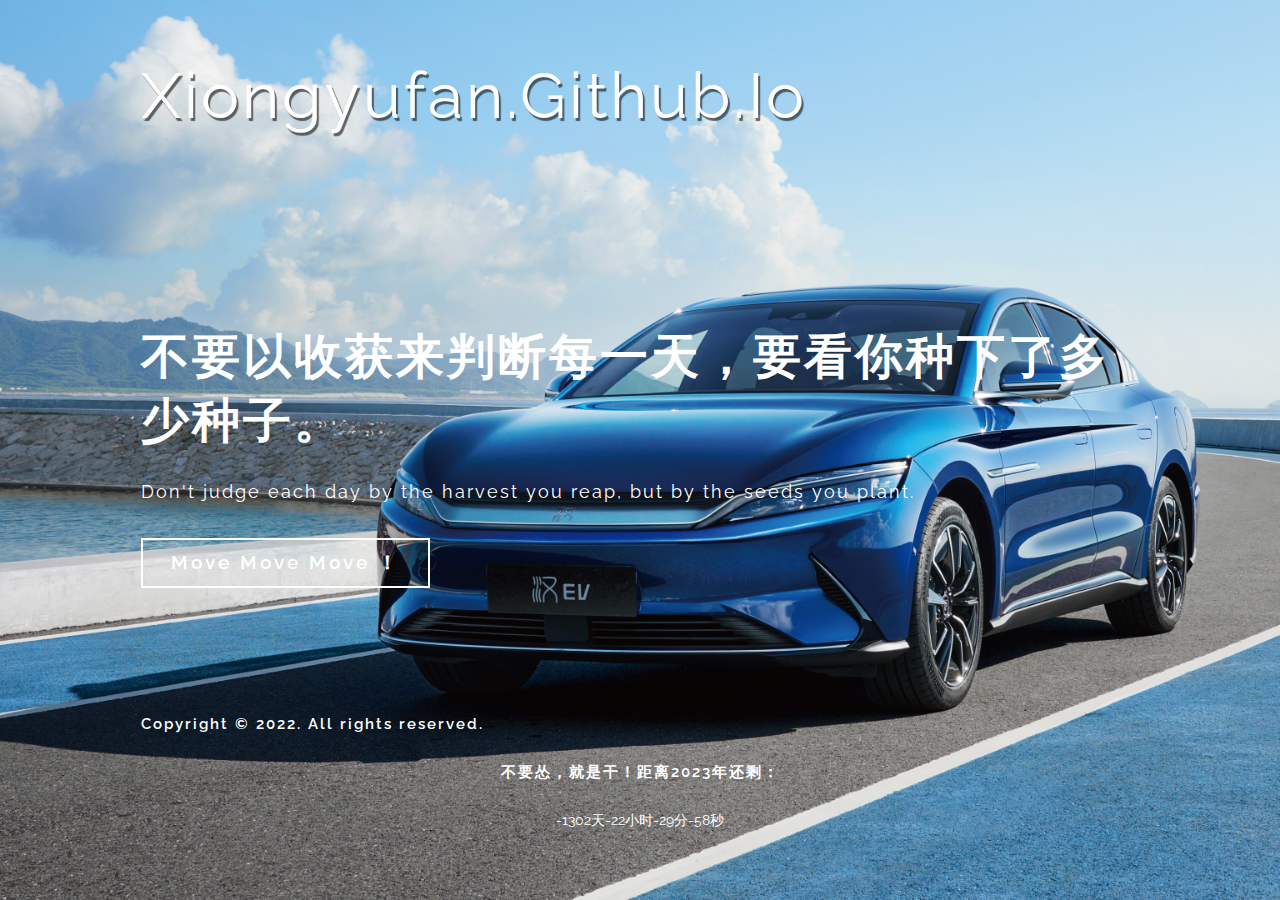
<file: index.html>
<!DOCTYPE html>
<html lang="zxx">

<head>
    <title>xiongyufan.github.io</title>
    <!-- Meta-Tags -->
    <meta name="viewport" content="width=device-width, initial-scale=1">
    <meta charset="utf-8">
    <meta name="keywords" content="Travel Under Construction a Responsive Widget,Login form widgets, Sign up Web forms , Login signup Responsive web form,Flat Pricing table,Flat Drop downs,Registration Forms,News letter Forms,Elements"/>
    <script>

        addEventListener("load", function () {
            setTimeout(hideURLbar, 0);
        }, false);

        function hideURLbar() {
            window.scrollTo(0, 1);
        }
    </script>
    <!-- //Meta-Tags -->
	<link href="css/font-awesome.css" rel="stylesheet">
    <!-- Index-Page-CSS -->
	<link href="css/popup-box.css" rel="stylesheet" type="text/css" media="all" /> <!-- popup box css -->
    <link rel="stylesheet" href="css/style.css" type="text/css" media="all">
    <!-- easy-responsive-tabs css -->
    <link href="https://fonts.googleapis.com/css?family=Raleway:100,100i,200,200i,300,300i,400,400i,500,500i,600,600i,700,700i,800,800i,900,900i&amp;subset=latin-ext" rel="stylesheet">

</head>

<body>

    
    <div class="w3ls-main">
        <!--/tabs-->
      <div class="responsive_tabs w3ls_tab">
          <h1 class="title-agile text-left">xiongyufan.github.io</h1>
		  <h2>不要以收获来判断每一天，要看你种下了多少种子。</h2>
		<p>Don't judge each day by the harvest you reap, but by the seeds you plant.</p>
			<div class="updat">
				<a class="book popup-with-zoom-anim button-isi zoomIn animated" data-wow-delay=".5s" href="#small-dialog1">move move move ！</a>
			</div>
			
		 <div class="agileinfo-social-grids">
					 
				</div>
		<div class="copy-wthree text-center">
			<p>Copyright &copy; 2022. All rights reserved. </p>
			<p style="text-align:center	">不要怂，就是干！距离2023年还剩：</p>
			<div id="daojs" style="font-size:14px;color:white;font-family:Segoe UI, "Microsoft Yahei"; align="center"></div>
		</div>
		</div>
    </div>
<!-- subscribe form popup-->
<div class="pop-up"> 
	<div id="small-dialog1" class="mfp-hide book-form">

		<div class="login-form login-form-left"> 
			<div class="agile-row">
				<h3>演说能力+写作能力！</h3>
				<p>未来起决定作用的是：影响力<br>
					      让自己变强大是解决一切问题的根本！<br>
					      改变自己的能力结构是让自己强大的根本！

</p>
				<div class="clear"></div>
				<div class="login-agileits-top"> 	
					<form > 
						 
						<input type="submit" value="OK"> 
					</form> 	
				</div>
			</div>  
		</div> 
		
	</div>  
</div>
<!-- //subscribe form popup-->
<!-- js -->
<script type="text/javascript" src="js/jquery-2.1.4.min.js"></script>
<!-- //js -->

<!--popup-js-->
<script src="js/jquery.magnific-popup.js" type="text/javascript"></script>
 <script>
	$(document).ready(function() {
	$('.popup-with-zoom-anim').magnificPopup({
		type: 'inline',
		fixedContentPos: false,
		fixedBgPos: true,
		overflowY: 'auto',
		closeBtnInside: true,
		preloader: false,
		midClick: true,
		removalDelay: 300,
		mainClass: 'my-mfp-zoom-in'
	});
																	
	});
</script>
<!--//popup-js-->

<!--//以下为倒计时  -->
<script type="text/javascript">
window.onload=clock;
function clock(){
var today=new Date(),//当前时间
    h=today.getHours(),
    m=today.getMinutes(),
    s=today.getSeconds();
  var stopTime=new Date("Jan 1 2023 00:00:00"),//结束时间
    stopH=stopTime.getHours(),
    stopM=stopTime.getMinutes(),
    stopS=stopTime.getSeconds();
  var shenyu=stopTime.getTime()-today.getTime(),//倒计时毫秒数
    shengyuD=parseInt(shenyu/(60*60*24*1000)),//转换为天
    D=parseInt(shenyu)-parseInt(shengyuD*60*60*24*1000),//除去天的毫秒数
    shengyuH=parseInt(D/(60*60*1000)),//除去天的毫秒数转换成小时
    H=D-shengyuH*60*60*1000,//除去天、小时的毫秒数
    shengyuM=parseInt(H/(60*1000)),//除去天的毫秒数转换成分钟
    M=H-shengyuM*60*1000;//除去天、小时、分的毫秒数
    S=parseInt((shenyu-shengyuD*60*60*24*1000-shengyuH*60*60*1000-shengyuM*60*1000)/1000)//除去天、小时、分的毫秒数转化为秒
    document.getElementById("daojs").innerHTML=(shengyuD+"天"+shengyuH+"小时"+shengyuM+"分"+S+"秒"+"<br>");
    // setTimeout("clock()",500);
    setTimeout(clock,500);
}
</script>
<script>
setInterval("cg.innerHTML=new Date().toLocaleString()",1000);
</script>



</body>
<!-- //Body -->

</html>
</file>
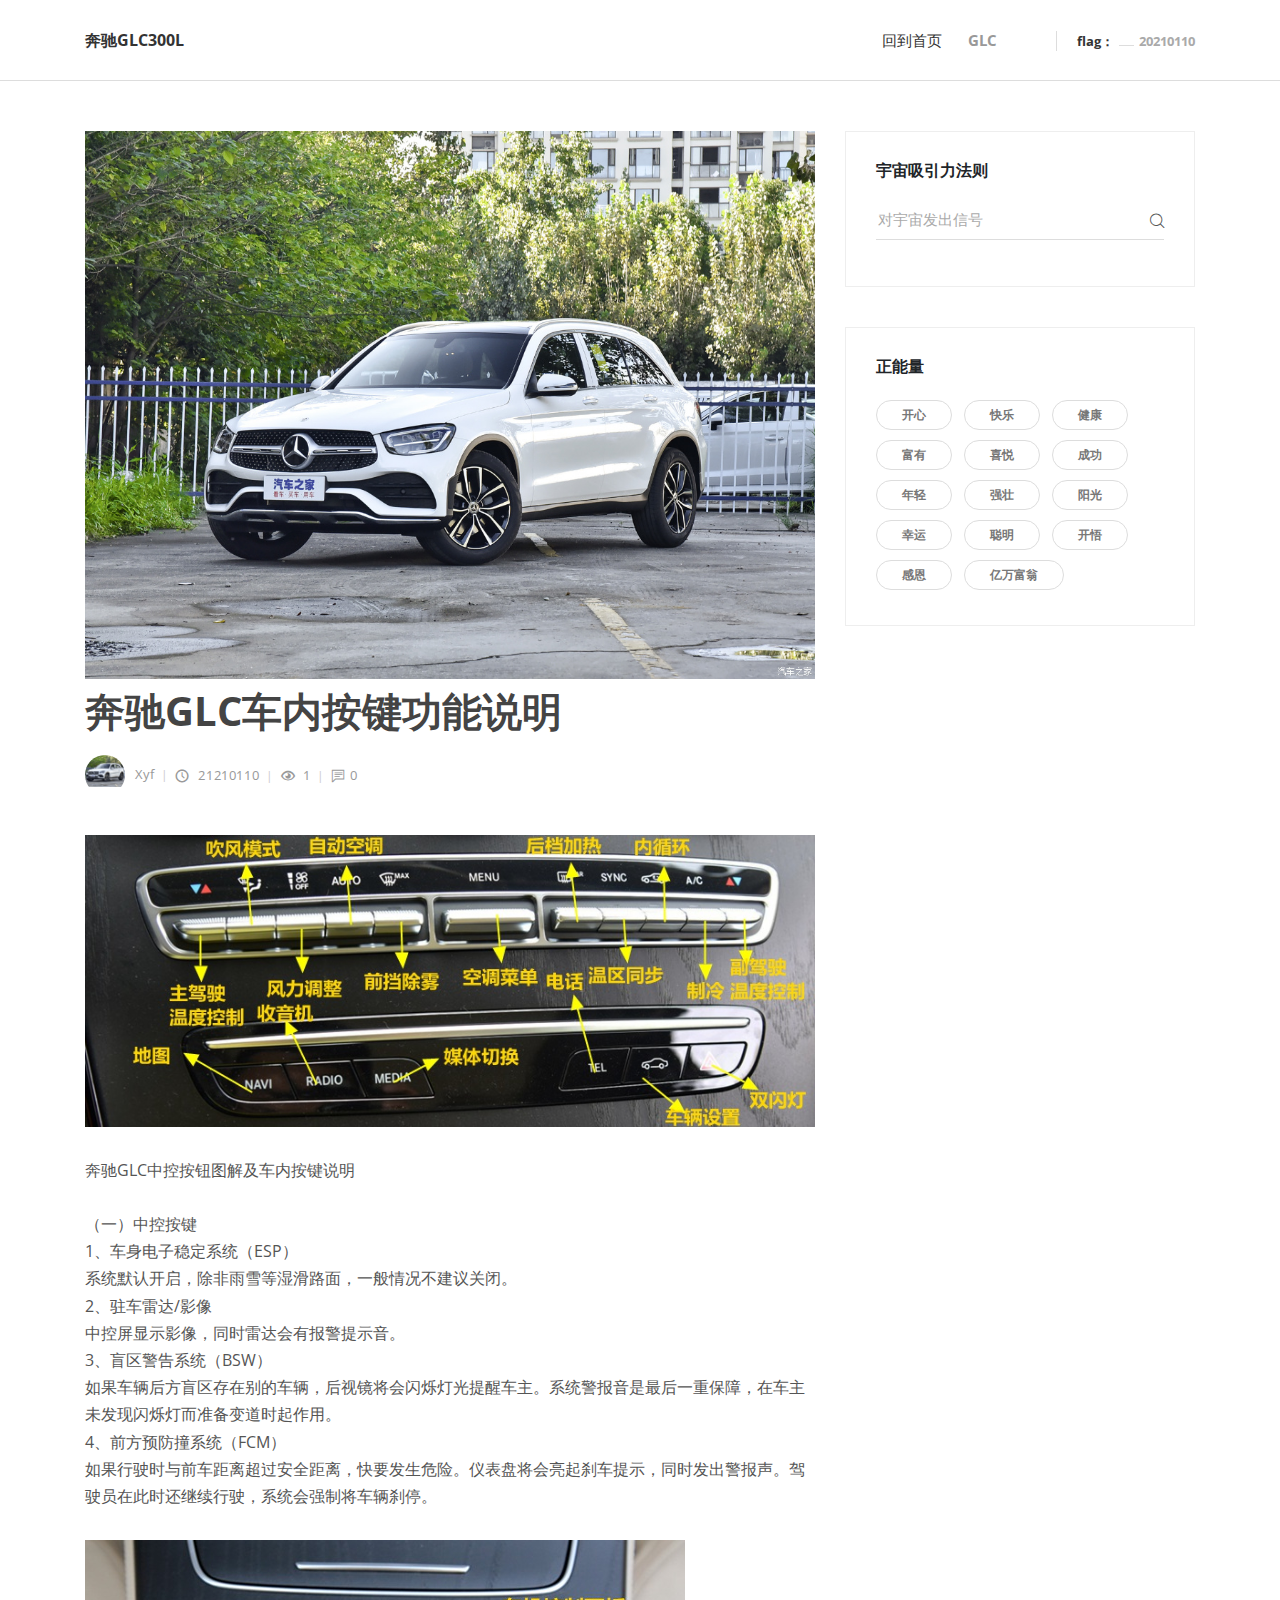
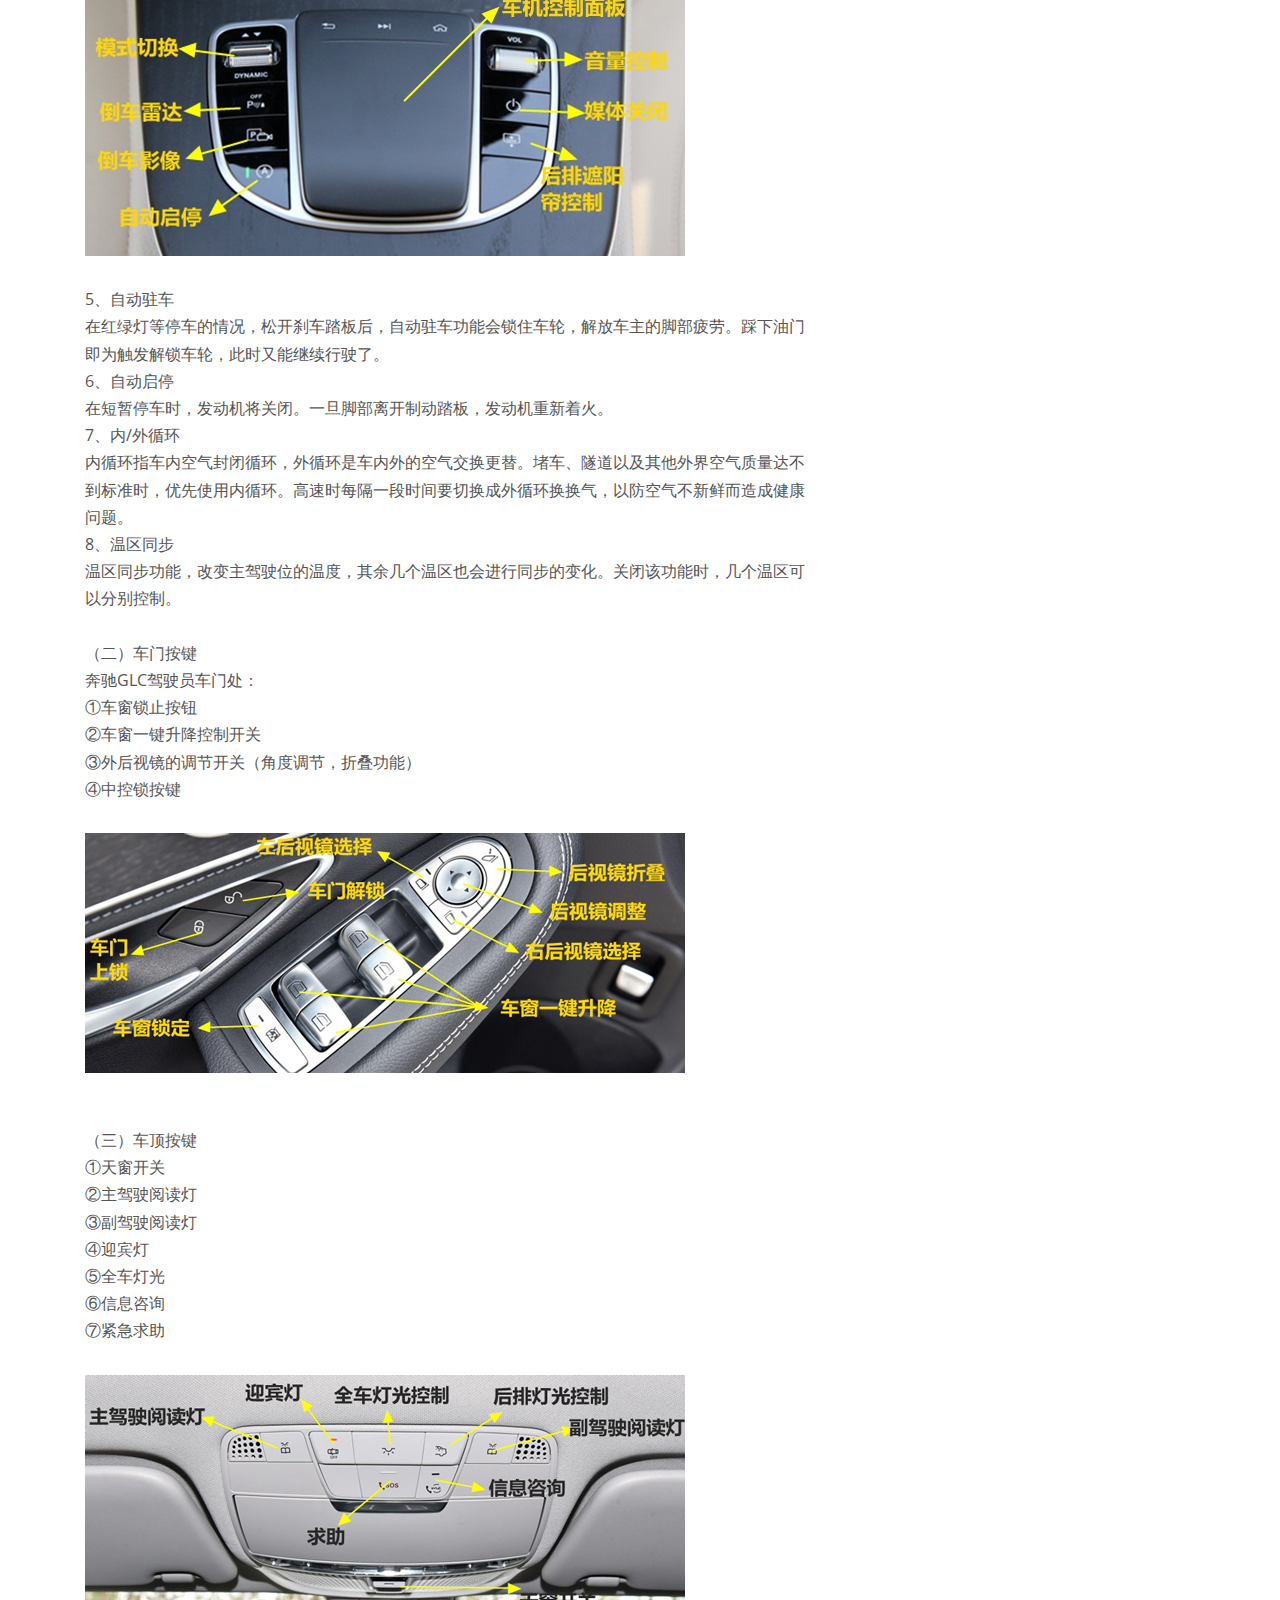
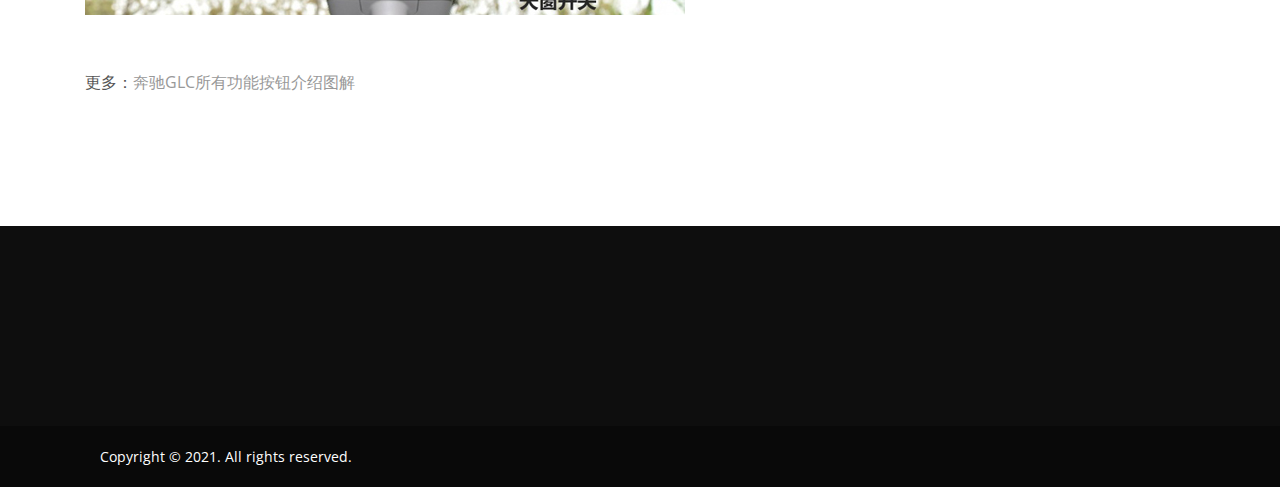
<file: glc/index.html>
<!DOCTYPE html>
<html>
  <head>
    <meta charset="utf-8">
    <meta http-equiv="X-UA-Compatible" content="IE=edge">
    <title>奔驰GLC</title>
    <meta name="description" content="">
    <meta name="viewport" content="width=device-width, initial-scale=1">
    <meta name="robots" content="all,follow">
    <!-- Bootstrap CSS-->
    <link rel="stylesheet" href="vendor/bootstrap/css/bootstrap.min.css">
    <!-- Font Awesome CSS-->
    <link rel="stylesheet" href="vendor/font-awesome/css/font-awesome.min.css">
    <!-- Custom icon font-->
    <link rel="stylesheet" href="css/fontastic.css">
    <!-- Google fonts - Open Sans-->
    <link rel="stylesheet" href="https://fonts.googleapis.com/css?family=Open+Sans:300,400,700">
    <!-- Fancybox-->
    <link rel="stylesheet" href="vendor/@fancyapps/fancybox/jquery.fancybox.min.css">
    <!-- theme stylesheet-->
    <link rel="stylesheet" href="css/style.default.css" id="theme-stylesheet">
    <!-- Custom stylesheet - for your changes-->
    <link rel="stylesheet" href="css/custom.css">
    <!-- Favicon-->
    <link rel="shortcut icon" href="favicon.png">
    <!-- Tweaks for older IEs--><!--[if lt IE 9]>
        <script src="https://oss.maxcdn.com/html5shiv/3.7.3/html5shiv.min.js"></script>
        <script src="https://oss.maxcdn.com/respond/1.4.2/respond.min.js"></script><![endif]-->
  </head>
  <body>
    <header class="header">
      <!-- Main Navbar-->
      <nav class="navbar navbar-expand-lg">
        <div class="search-area">
          <div class="search-area-inner d-flex align-items-center justify-content-center">
            <div class="close-btn"><i class="icon-close"></i></div>
            <div class="row d-flex justify-content-center">
              <div class="col-md-8">
                <form action="#">
                  <div class="form-group">
                    <input type="search" name="search" id="search" placeholder="What are you looking for?">
                    <button type="submit" class="submit"><i class="icon-search-1"></i></button>
                  </div>
                </form>
              </div>
            </div>
          </div>
        </div>
        <div class="container">
          <!-- Navbar Brand -->
          <div class="navbar-header d-flex align-items-center justify-content-between">
            <!-- Navbar Brand --><a href="index.html" class="navbar-brand">奔驰GLC300L</a>
            <!-- Toggle Button-->
            <button type="button" data-toggle="collapse" data-target="#navbarcollapse" aria-controls="navbarcollapse" aria-expanded="false" aria-label="Toggle navigation" class="navbar-toggler"><span></span><span></span><span></span></button>
          </div>
          <!-- Navbar Menu -->
          <div id="navbarcollapse" class="collapse navbar-collapse">
            <ul class="navbar-nav ml-auto">
              <li class="nav-item"><a href="index.html" class="nav-link "></a>
              </li>
              <li class="nav-item"><a href="https://xiongyufan.github.io/" class="nav-link ">回到首页</a>
              </li>
              <li class="nav-item"><a href="index.html" class="nav-link active ">GLC</a>
              </li>
              <li class="nav-item"><a href="#" class="nav-link "></a>
              </li>
            </ul>
            
            <ul class="langs navbar-text"><a href="#" class="active">flag：</a><span>           </span><a href="#">20210110</a></ul>
          </div>
        </div>
      </nav>
    </header>
    <div class="container">
      <div class="row">
        <!-- Latest Posts -->
        <main class="post blog-post col-lg-8"> 
          <div class="container">
            <div class="post-single">
              <div class="post-thumbnail"><img src="images/888.jpg" alt="..." class="img-fluid"></div>
              <div class="post-details">
                
                <h1>奔驰GLC车内按键功能说明<a href="#"><i class="fa fa-bookmark-o"></i></a></h1>
                <div class="post-footer d-flex align-items-center flex-column flex-sm-row"><a href="#" class="author d-flex align-items-center flex-wrap">
                    <div class="avatar"><img src="images/01.png" alt="..." class="img-fluid"></div>
                    <div class="title"><span>xyf</span></div></a>
                  <div class="d-flex align-items-center flex-wrap">       
                    <div class="date"><i class="icon-clock"></i> 21210110</div>
                    <div class="views"><i class="icon-eye"></i> 1</div>
                    <div class="comments meta-last"><i class="icon-comment"></i>0</div>
                  </div>
                </div>
                <div class="post-body">
				<p> <img src="images/1.jpg" alt="..." class="img-fluid"></p>
                  <p >奔驰GLC中控按钮图解及车内按键说明<br><br>

（一）中控按键<br>

1、车身电子稳定系统（ESP）<br>

系统默认开启，除非雨雪等湿滑路面，一般情况不建议关闭。<br>

2、驻车雷达/影像<br>

中控屏显示影像，同时雷达会有报警提示音。<br>

3、盲区警告系统（BSW）<br>

如果车辆后方盲区存在别的车辆，后视镜将会闪烁灯光提醒车主。系统警报音是最后一重保障，在车主未发现闪烁灯而准备变道时起作用。<br>

4、前方预防撞系统（FCM）<br>

如果行驶时与前车距离超过安全距离，快要发生危险。仪表盘将会亮起刹车提示，同时发出警报声。驾驶员在此时还继续行驶，系统会强制将车辆刹停。</p>
<p> <img src="images/2.jpg" alt="..." class="img-fluid"></p>
                  <p>5、自动驻车<br>

在红绿灯等停车的情况，松开刹车踏板后，自动驻车功能会锁住车轮，解放车主的脚部疲劳。踩下油门即为触发解锁车轮，此时又能继续行驶了。<br>

6、自动启停<br>

在短暂停车时，发动机将关闭。一旦脚部离开制动踏板，发动机重新着火。<br>

7、内/外循环<br>

内循环指车内空气封闭循环，外循环是车内外的空气交换更替。堵车、隧道以及其他外界空气质量达不到标准时，优先使用内循环。高速时每隔一段时间要切换成外循环换换气，以防空气不新鲜而造成健康问题。<br>

8、温区同步<br>

温区同步功能，改变主驾驶位的温度，其余几个温区也会进行同步的变化。关闭该功能时，几个温区可以分别控制。<br><br>

（二）车门按键<br>

奔驰GLC驾驶员车门处：<br>

①车窗锁止按钮<br>

②车窗一键升降控制开关<br>

③外后视镜的调节开关（角度调节，折叠功能）<br>

④中控锁按键</p>
<p> <img src="images/3.jpg" alt="..." class="img-fluid"></p><br>

<p>（三）车顶按键<br>

①天窗开关<br>

②主驾驶阅读灯<br>

③副驾驶阅读灯<br>

④迎宾灯<br>

⑤全车灯光<br>

⑥信息咨询<br>

⑦紧急求助</P>
<p> <img src="images/4.jpg" alt="..." class="img-fluid"></p><br>
<p>更多：<a href="http://www.gouchezj.com/news/20188/14521.html" target="_blank">奔驰GLC所有功能按钮介绍图解</a></p>
                  
                </div>
                
                
                
               
              </div>
            </div>
          </div>
        </main>
        <aside class="col-lg-4">
          <!-- Widget [Search Bar Widget]-->
          <div class="widget search">
            <header>
              <h3 class="h6">宇宙吸引力法则</h3>
            </header>
            <form action="#" class="search-form">
              <div class="form-group">
                <input type="search" placeholder="对宇宙发出信号">
                <button type="submit" class="submit"><i class="icon-search"></i></button>
              </div>
            </form>
          </div>
          <!-- Widget [Latest Posts Widget]        -->
          
          <!-- Widget [Categories Widget]-->
          
          <!-- Widget [Tags Cloud Widget]-->
          <div class="widget tags">       
            <header>
              <h3 class="h6">正能量</h3>
            </header>
            <ul class="list-inline">
              <li class="list-inline-item"><a href="#" class="tag">开心</a></li>
              <li class="list-inline-item"><a href="#" class="tag">快乐 </a></li>
              <li class="list-inline-item"><a href="#" class="tag">健康</a></li>
              <li class="list-inline-item"><a href="#" class="tag">富有</a></li>
              <li class="list-inline-item"><a href="#" class="tag">喜悦</a></li>
			  <li class="list-inline-item"><a href="#" class="tag">成功</a></li>
			  <li class="list-inline-item"><a href="#" class="tag">年轻</a></li>
			  <li class="list-inline-item"><a href="#" class="tag">强壮</a></li>
			  <li class="list-inline-item"><a href="#" class="tag">阳光</a></li>
			  <li class="list-inline-item"><a href="#" class="tag">幸运</a></li>
			  <li class="list-inline-item"><a href="#" class="tag">聪明</a></li>
			  <li class="list-inline-item"><a href="#" class="tag">开悟</a></li>
			  <li class="list-inline-item"><a href="#" class="tag">感恩</a></li>
			  <li class="list-inline-item"><a href="#" class="tag">亿万富翁</a></li>
            </ul>
          </div>
        </aside>
      </div>
    </div>
    <!-- Page Footer-->
    <footer class="main-footer">
      
      <div class="copyrights">
        <div class="container">
          
            <div class="col-md-6">
              <p>Copyright &copy; 2021. All rights reserved.</p>
            </div>
            
          
        </div>
      </div>
    </footer>
    <!-- JavaScript files-->
    <script src="vendor/jquery/jquery.min.js"></script>
    <script src="vendor/popper.js/umd/popper.min.js"> </script>
    <script src="vendor/bootstrap/js/bootstrap.min.js"></script>
    <script src="vendor/jquery.cookie/jquery.cookie.js"> </script>
    <script src="vendor/@fancyapps/fancybox/jquery.fancybox.min.js"></script>
    <script src="js/front.js"></script>
  </body>
</html>
</file>
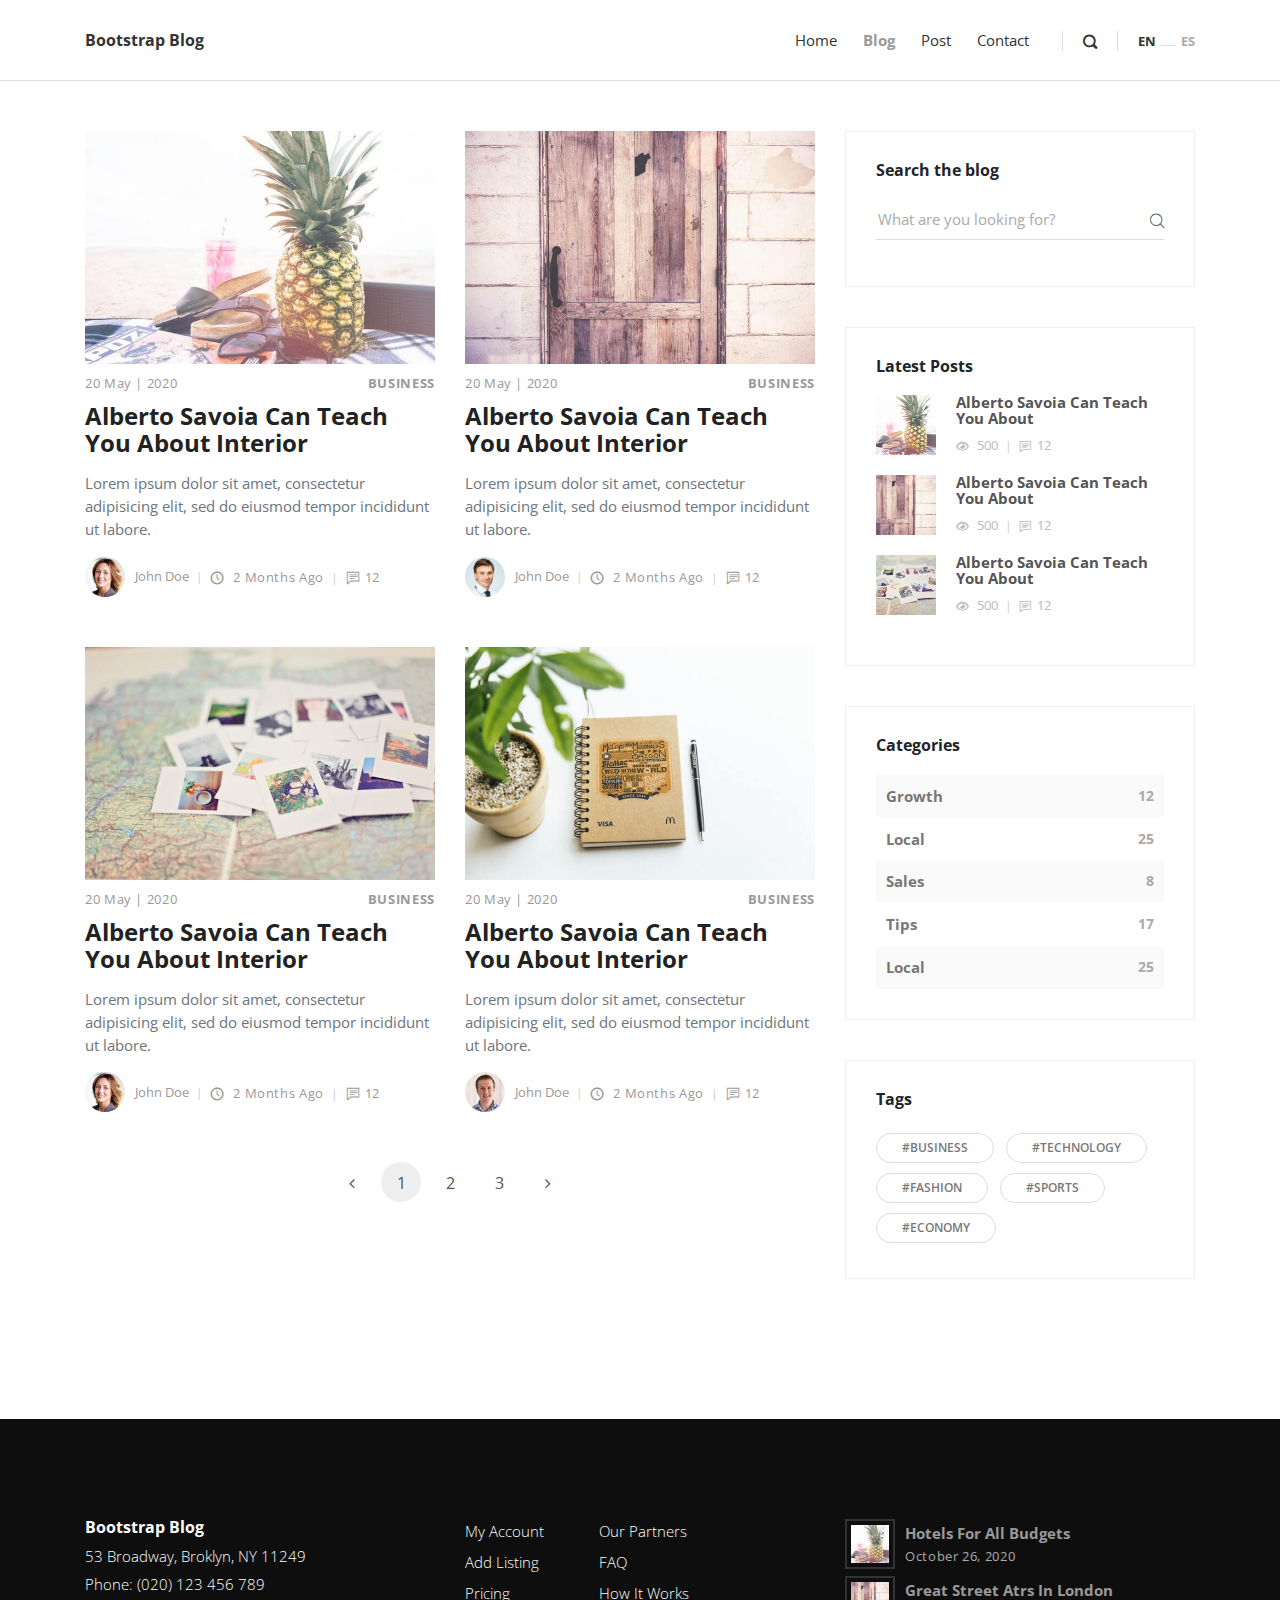
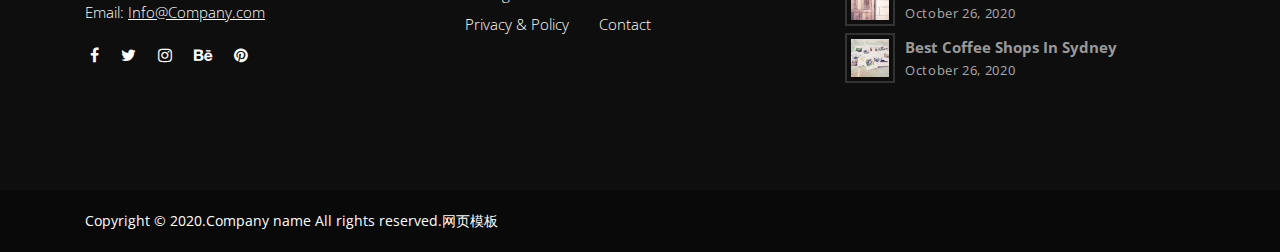
<file: glc/blog.html>
<!DOCTYPE html>
<html>
  <head>
    <meta charset="utf-8">
    <meta http-equiv="X-UA-Compatible" content="IE=edge">
    <title></title>
    <meta name="description" content="">
    <meta name="viewport" content="width=device-width, initial-scale=1">
    <meta name="robots" content="all,follow">
    <!-- Bootstrap CSS-->
    <link rel="stylesheet" href="vendor/bootstrap/css/bootstrap.min.css">
    <!-- Font Awesome CSS-->
    <link rel="stylesheet" href="vendor/font-awesome/css/font-awesome.min.css">
    <!-- Custom icon font-->
    <link rel="stylesheet" href="css/fontastic.css">
    <!-- Google fonts - Open Sans-->
    <link rel="stylesheet" href="https://fonts.googleapis.com/css?family=Open+Sans:300,400,700">
    <!-- Fancybox-->
    <link rel="stylesheet" href="vendor/@fancyapps/fancybox/jquery.fancybox.min.css">
    <!-- theme stylesheet-->
    <link rel="stylesheet" href="css/style.default.css" id="theme-stylesheet">
    <!-- Custom stylesheet - for your changes-->
    <link rel="stylesheet" href="css/custom.css">
    <!-- Favicon-->
    <link rel="shortcut icon" href="favicon.png">
    <!-- Tweaks for older IEs--><!--[if lt IE 9]>
        <script src="https://oss.maxcdn.com/html5shiv/3.7.3/html5shiv.min.js"></script>
        <script src="https://oss.maxcdn.com/respond/1.4.2/respond.min.js"></script><![endif]-->
  </head>
  <body>
    <header class="header">
      <!-- Main Navbar-->
      <nav class="navbar navbar-expand-lg">
        <div class="search-area">
          <div class="search-area-inner d-flex align-items-center justify-content-center">
            <div class="close-btn"><i class="icon-close"></i></div>
            <div class="row d-flex justify-content-center">
              <div class="col-md-8">
                <form action="#">
                  <div class="form-group">
                    <input type="search" name="search" id="search" placeholder="What are you looking for?">
                    <button type="submit" class="submit"><i class="icon-search-1"></i></button>
                  </div>
                </form>
              </div>
            </div>
          </div>
        </div>
        <div class="container">
          <!-- Navbar Brand -->
          <div class="navbar-header d-flex align-items-center justify-content-between">
            <!-- Navbar Brand --><a href="index.html" class="navbar-brand">Bootstrap Blog</a>
            <!-- Toggle Button-->
            <button type="button" data-toggle="collapse" data-target="#navbarcollapse" aria-controls="navbarcollapse" aria-expanded="false" aria-label="Toggle navigation" class="navbar-toggler"><span></span><span></span><span></span></button>
          </div>
          <!-- Navbar Menu -->
          <div id="navbarcollapse" class="collapse navbar-collapse">
            <ul class="navbar-nav ml-auto">
              <li class="nav-item"><a href="index.html" class="nav-link ">Home</a>
              </li>
              <li class="nav-item"><a href="blog.html" class="nav-link active ">Blog</a>
              </li>
              <li class="nav-item"><a href="post.html" class="nav-link ">Post</a>
              </li>
              <li class="nav-item"><a href="#" class="nav-link ">Contact</a>
              </li>
            </ul>
            <div class="navbar-text"><a href="#" class="search-btn"><i class="icon-search-1"></i></a></div>
            <ul class="langs navbar-text"><a href="#" class="active">EN</a><span>           </span><a href="#">ES</a></ul>
          </div>
        </div>
      </nav>
    </header>
    <div class="container">
      <div class="row">
        <!-- Latest Posts -->
        <main class="posts-listing col-lg-8"> 
          <div class="container">
            <div class="row">
              <!-- post -->
              <div class="post col-xl-6">
                <div class="post-thumbnail"><a href="post.html"><img src="img/blog-post-1.jpeg" alt="..." class="img-fluid"></a></div>
                <div class="post-details">
                  <div class="post-meta d-flex justify-content-between">
                    <div class="date meta-last">20 May | 2020</div>
                    <div class="category"><a href="#">Business</a></div>
                  </div><a href="post.html">
                    <h3 class="h4">Alberto Savoia Can Teach You About Interior</h3></a>
                  <p class="text-muted">Lorem ipsum dolor sit amet, consectetur adipisicing elit, sed do eiusmod tempor incididunt ut labore.</p>
                  <footer class="post-footer d-flex align-items-center"><a href="#" class="author d-flex align-items-center flex-wrap">
                      <div class="avatar"><img src="img/avatar-3.jpg" alt="..." class="img-fluid"></div>
                      <div class="title"><span>John Doe</span></div></a>
                    <div class="date"><i class="icon-clock"></i> 2 months ago</div>
                    <div class="comments meta-last"><i class="icon-comment"></i>12</div>
                  </footer>
                </div>
              </div>
              <!-- post             -->
              <div class="post col-xl-6">
                <div class="post-thumbnail"><a href="post.html"><img src="img/blog-post-2.jpg" alt="..." class="img-fluid"></a></div>
                <div class="post-details">
                  <div class="post-meta d-flex justify-content-between">
                    <div class="date meta-last">20 May | 2020</div>
                    <div class="category"><a href="#">Business</a></div>
                  </div><a href="post.html">
                    <h3 class="h4">Alberto Savoia Can Teach You About Interior</h3></a>
                  <p class="text-muted">Lorem ipsum dolor sit amet, consectetur adipisicing elit, sed do eiusmod tempor incididunt ut labore.</p>
                  <div class="post-footer d-flex align-items-center"><a href="#" class="author d-flex align-items-center flex-wrap">
                      <div class="avatar"><img src="img/avatar-2.jpg" alt="..." class="img-fluid"></div>
                      <div class="title"><span>John Doe</span></div></a>
                    <div class="date"><i class="icon-clock"></i> 2 months ago</div>
                    <div class="comments meta-last"><i class="icon-comment"></i>12</div>
                  </div>
                </div>
              </div>
              <!-- post             -->
              <div class="post col-xl-6">
                <div class="post-thumbnail"><a href="post.html"><img src="img/blog-post-3.jpeg" alt="..." class="img-fluid"></a></div>
                <div class="post-details">
                  <div class="post-meta d-flex justify-content-between">
                    <div class="date meta-last">20 May | 2020</div>
                    <div class="category"><a href="#">Business</a></div>
                  </div><a href="post.html">
                    <h3 class="h4">Alberto Savoia Can Teach You About Interior</h3></a>
                  <p class="text-muted">Lorem ipsum dolor sit amet, consectetur adipisicing elit, sed do eiusmod tempor incididunt ut labore.</p>
                  <div class="post-footer d-flex align-items-center"><a href="#" class="author d-flex align-items-center flex-wrap">
                      <div class="avatar"><img src="img/avatar-3.jpg" alt="..." class="img-fluid"></div>
                      <div class="title"><span>John Doe</span></div></a>
                    <div class="date"><i class="icon-clock"></i> 2 months ago</div>
                    <div class="comments meta-last"><i class="icon-comment"></i>12</div>
                  </div>
                </div>
              </div>
              <!-- post -->
              <div class="post col-xl-6">
                <div class="post-thumbnail"><a href="post.html"><img src="img/blog-post-4.jpeg" alt="..." class="img-fluid"></a></div>
                <div class="post-details">
                  <div class="post-meta d-flex justify-content-between">
                    <div class="date meta-last">20 May | 2020</div>
                    <div class="category"><a href="#">Business</a></div>
                  </div><a href="post.html">
                    <h3 class="h4">Alberto Savoia Can Teach You About Interior</h3></a>
                  <p class="text-muted">Lorem ipsum dolor sit amet, consectetur adipisicing elit, sed do eiusmod tempor incididunt ut labore.</p>
                  <div class="post-footer d-flex align-items-center"><a href="#" class="author d-flex align-items-center flex-wrap">
                      <div class="avatar"><img src="img/avatar-1.jpg" alt="..." class="img-fluid"></div>
                      <div class="title"><span>John Doe</span></div></a>
                    <div class="date"><i class="icon-clock"></i> 2 months ago</div>
                    <div class="comments meta-last"><i class="icon-comment"></i>12</div>
                  </div>
                </div>
              </div>
            </div>
            <!-- Pagination -->
            <nav aria-label="Page navigation example">
              <ul class="pagination pagination-template d-flex justify-content-center">
                <li class="page-item"><a href="#" class="page-link"> <i class="fa fa-angle-left"></i></a></li>
                <li class="page-item"><a href="#" class="page-link active">1</a></li>
                <li class="page-item"><a href="#" class="page-link">2</a></li>
                <li class="page-item"><a href="#" class="page-link">3</a></li>
                <li class="page-item"><a href="#" class="page-link"> <i class="fa fa-angle-right"></i></a></li>
              </ul>
            </nav>
          </div>
        </main>
        <aside class="col-lg-4">
          <!-- Widget [Search Bar Widget]-->
          <div class="widget search">
            <header>
              <h3 class="h6">Search the blog</h3>
            </header>
            <form action="#" class="search-form">
              <div class="form-group">
                <input type="search" placeholder="What are you looking for?">
                <button type="submit" class="submit"><i class="icon-search"></i></button>
              </div>
            </form>
          </div>
          <!-- Widget [Latest Posts Widget]        -->
          <div class="widget latest-posts">
            <header>
              <h3 class="h6">Latest Posts</h3>
            </header>
            <div class="blog-posts"><a href="#">
                <div class="item d-flex align-items-center">
                  <div class="image"><img src="img/small-thumbnail-1.jpg" alt="..." class="img-fluid"></div>
                  <div class="title"><strong>Alberto Savoia Can Teach You About</strong>
                    <div class="d-flex align-items-center">
                      <div class="views"><i class="icon-eye"></i> 500</div>
                      <div class="comments"><i class="icon-comment"></i>12</div>
                    </div>
                  </div>
                </div></a><a href="#">
                <div class="item d-flex align-items-center">
                  <div class="image"><img src="img/small-thumbnail-2.jpg" alt="..." class="img-fluid"></div>
                  <div class="title"><strong>Alberto Savoia Can Teach You About</strong>
                    <div class="d-flex align-items-center">
                      <div class="views"><i class="icon-eye"></i> 500</div>
                      <div class="comments"><i class="icon-comment"></i>12</div>
                    </div>
                  </div>
                </div></a><a href="#">
                <div class="item d-flex align-items-center">
                  <div class="image"><img src="img/small-thumbnail-3.jpg" alt="..." class="img-fluid"></div>
                  <div class="title"><strong>Alberto Savoia Can Teach You About</strong>
                    <div class="d-flex align-items-center">
                      <div class="views"><i class="icon-eye"></i> 500</div>
                      <div class="comments"><i class="icon-comment"></i>12</div>
                    </div>
                  </div>
                </div></a></div>
          </div>
          <!-- Widget [Categories Widget]-->
          <div class="widget categories">
            <header>
              <h3 class="h6">Categories</h3>
            </header>
            <div class="item d-flex justify-content-between"><a href="#">Growth</a><span>12</span></div>
            <div class="item d-flex justify-content-between"><a href="#">Local</a><span>25</span></div>
            <div class="item d-flex justify-content-between"><a href="#">Sales</a><span>8</span></div>
            <div class="item d-flex justify-content-between"><a href="#">Tips</a><span>17</span></div>
            <div class="item d-flex justify-content-between"><a href="#">Local</a><span>25</span></div>
          </div>
          <!-- Widget [Tags Cloud Widget]-->
          <div class="widget tags">       
            <header>
              <h3 class="h6">Tags</h3>
            </header>
            <ul class="list-inline">
              <li class="list-inline-item"><a href="#" class="tag">#Business</a></li>
              <li class="list-inline-item"><a href="#" class="tag">#Technology</a></li>
              <li class="list-inline-item"><a href="#" class="tag">#Fashion</a></li>
              <li class="list-inline-item"><a href="#" class="tag">#Sports</a></li>
              <li class="list-inline-item"><a href="#" class="tag">#Economy</a></li>
            </ul>
          </div>
        </aside>
      </div>
    </div>
    <!-- Page Footer-->
    <footer class="main-footer">
      <div class="container">
        <div class="row">
          <div class="col-md-4">
            <div class="logo">
              <h6 class="text-white">Bootstrap Blog</h6>
            </div>
            <div class="contact-details">
              <p>53 Broadway, Broklyn, NY 11249</p>
              <p>Phone: (020) 123 456 789</p>
              <p>Email: <a href="mailto:info@company.com">Info@Company.com</a></p>
              <ul class="social-menu">
                <li class="list-inline-item"><a href="#"><i class="fa fa-facebook"></i></a></li>
                <li class="list-inline-item"><a href="#"><i class="fa fa-twitter"></i></a></li>
                <li class="list-inline-item"><a href="#"><i class="fa fa-instagram"></i></a></li>
                <li class="list-inline-item"><a href="#"><i class="fa fa-behance"></i></a></li>
                <li class="list-inline-item"><a href="#"><i class="fa fa-pinterest"></i></a></li>
              </ul>
            </div>
          </div>
          <div class="col-md-4">
            <div class="menus d-flex">
              <ul class="list-unstyled">
                <li> <a href="#">My Account</a></li>
                <li> <a href="#">Add Listing</a></li>
                <li> <a href="#">Pricing</a></li>
                <li> <a href="#">Privacy &amp; Policy</a></li>
              </ul>
              <ul class="list-unstyled">
                <li> <a href="#">Our Partners</a></li>
                <li> <a href="#">FAQ</a></li>
                <li> <a href="#">How It Works</a></li>
                <li> <a href="#">Contact</a></li>
              </ul>
            </div>
          </div>
          <div class="col-md-4">
            <div class="latest-posts"><a href="#">
                <div class="post d-flex align-items-center">
                  <div class="image"><img src="img/small-thumbnail-1.jpg" alt="..." class="img-fluid"></div>
                  <div class="title"><strong>Hotels for all budgets</strong><span class="date last-meta">October 26, 2020</span></div>
                </div></a><a href="#">
                <div class="post d-flex align-items-center">
                  <div class="image"><img src="img/small-thumbnail-2.jpg" alt="..." class="img-fluid"></div>
                  <div class="title"><strong>Great street atrs in London</strong><span class="date last-meta">October 26, 2020</span></div>
                </div></a><a href="#">
                <div class="post d-flex align-items-center">
                  <div class="image"><img src="img/small-thumbnail-3.jpg" alt="..." class="img-fluid"></div>
                  <div class="title"><strong>Best coffee shops in Sydney</strong><span class="date last-meta">October 26, 2020</span></div>
                </div></a></div>
          </div>
        </div>
      </div>
      <div class="copyrights">
        <div class="container">
          <div class="row">
            <div class="col-md-6">
              <p>Copyright &copy; 2020.Company name All rights reserved.<a target="_blank" href="http://sc.chinaz.com/moban/">&#x7F51;&#x9875;&#x6A21;&#x677F;</a></p>
            </div>
            <div class="col-md-6 text-right">
              
                
              </p>
            </div>
          </div>
        </div>
      </div>
    </footer>
    <!-- JavaScript files-->
    <script src="vendor/jquery/jquery.min.js"></script>
    <script src="vendor/popper.js/umd/popper.min.js"> </script>
    <script src="vendor/bootstrap/js/bootstrap.min.js"></script>
    <script src="vendor/jquery.cookie/jquery.cookie.js"> </script>
    <script src="vendor/@fancyapps/fancybox/jquery.fancybox.min.js"></script>
    <script src="js/front.js"></script>
  </body>
</html>
</file>
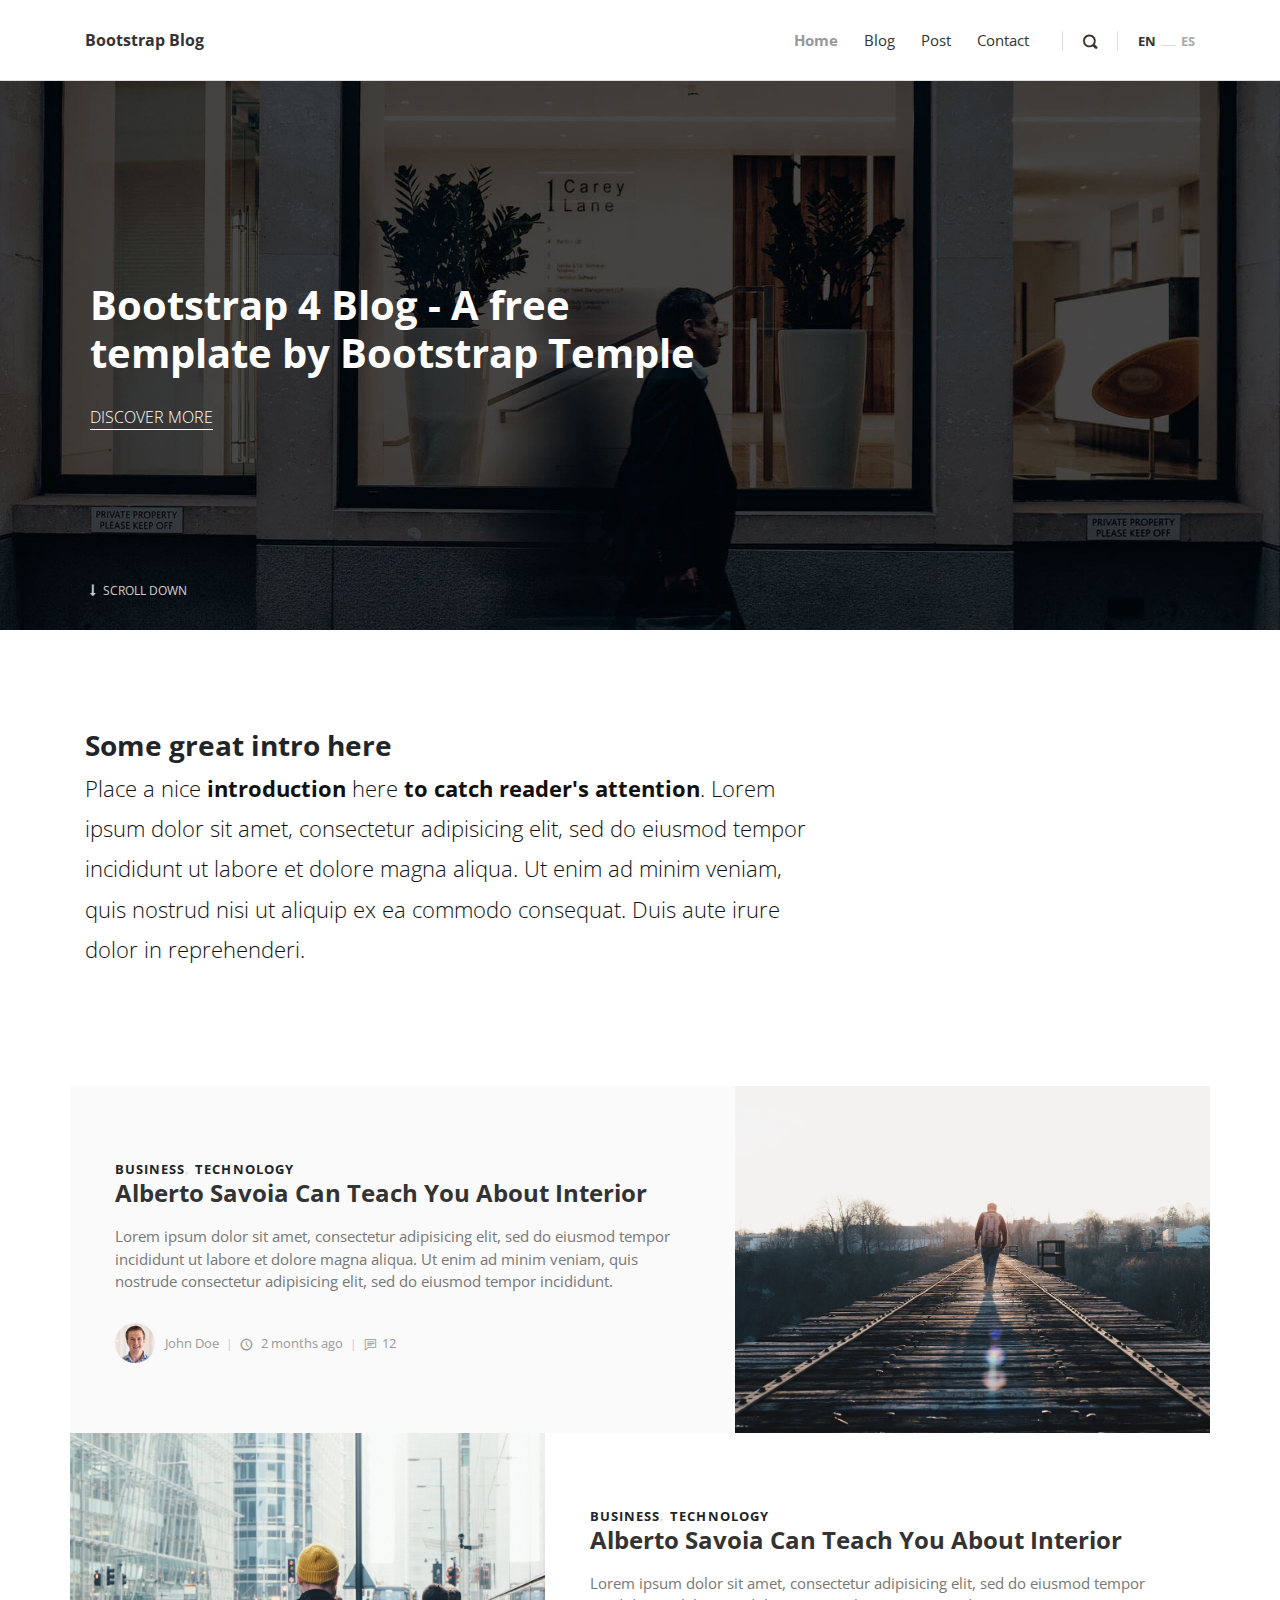
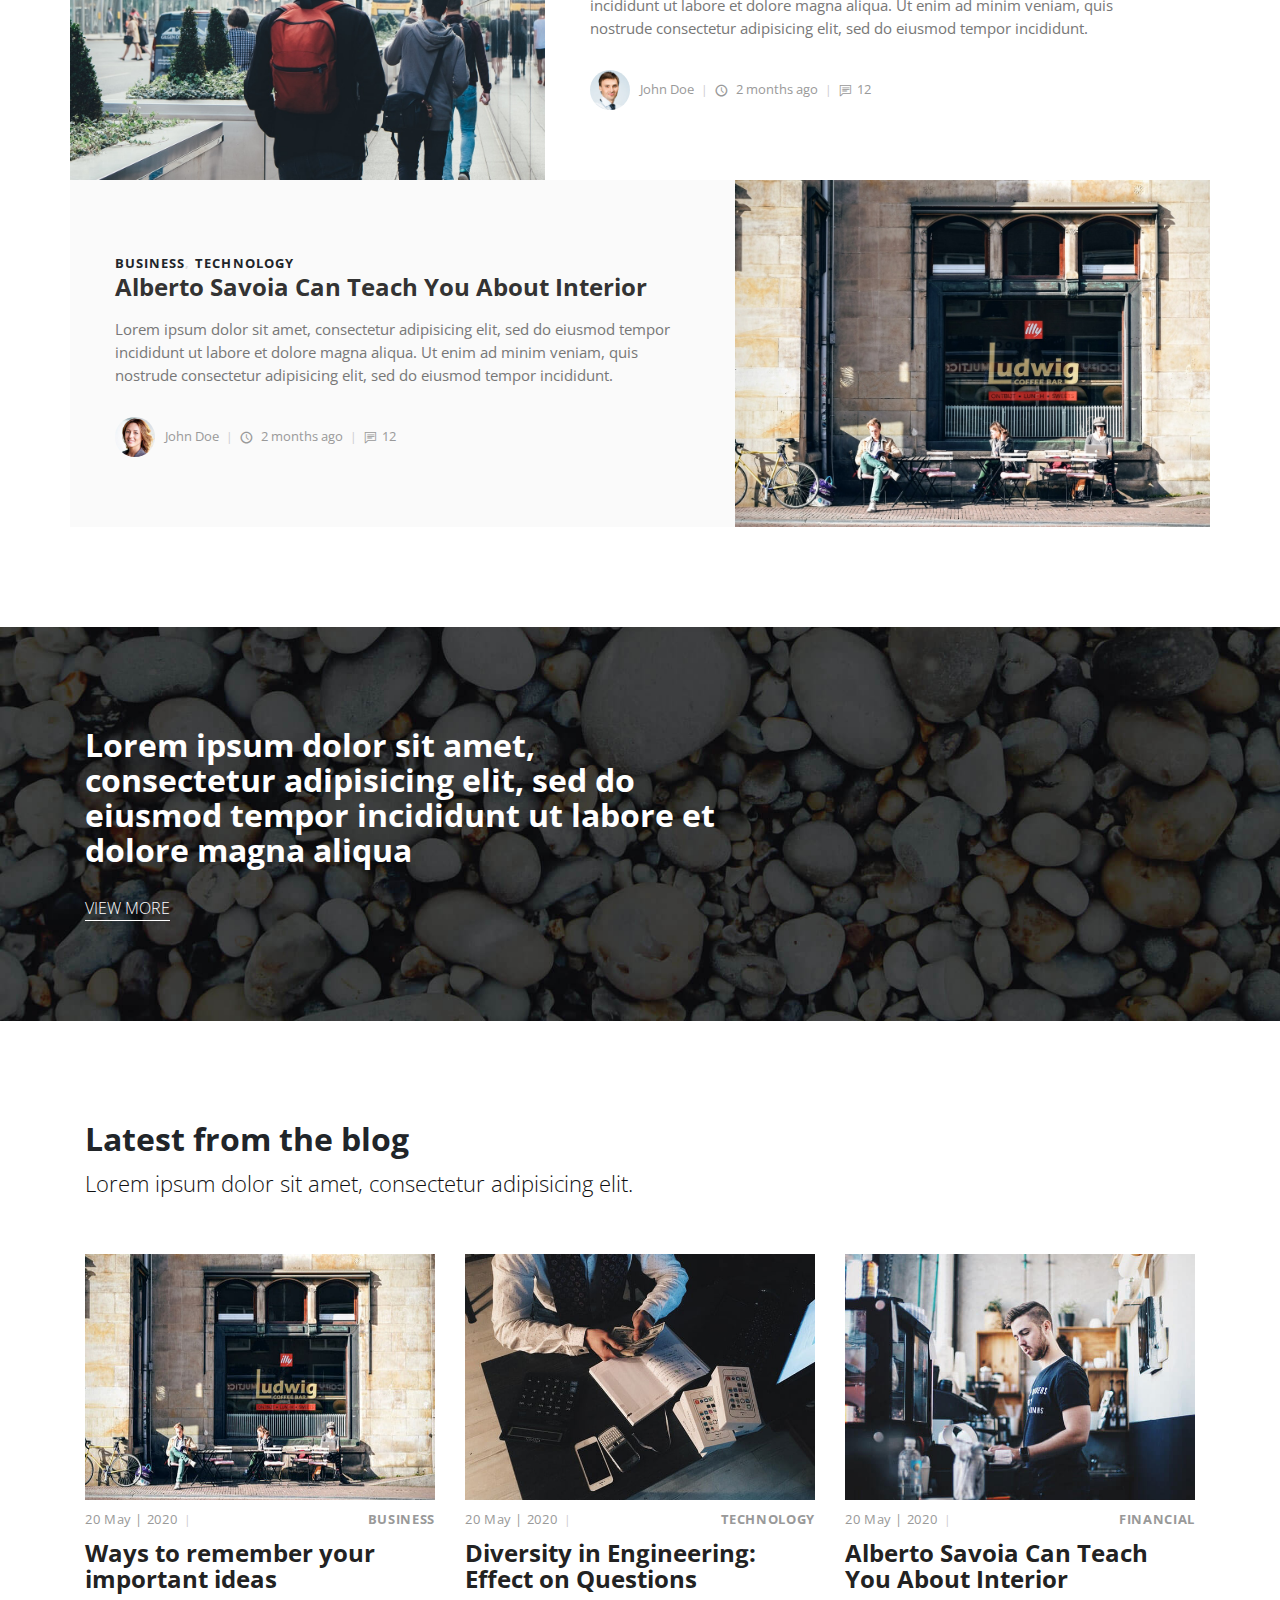
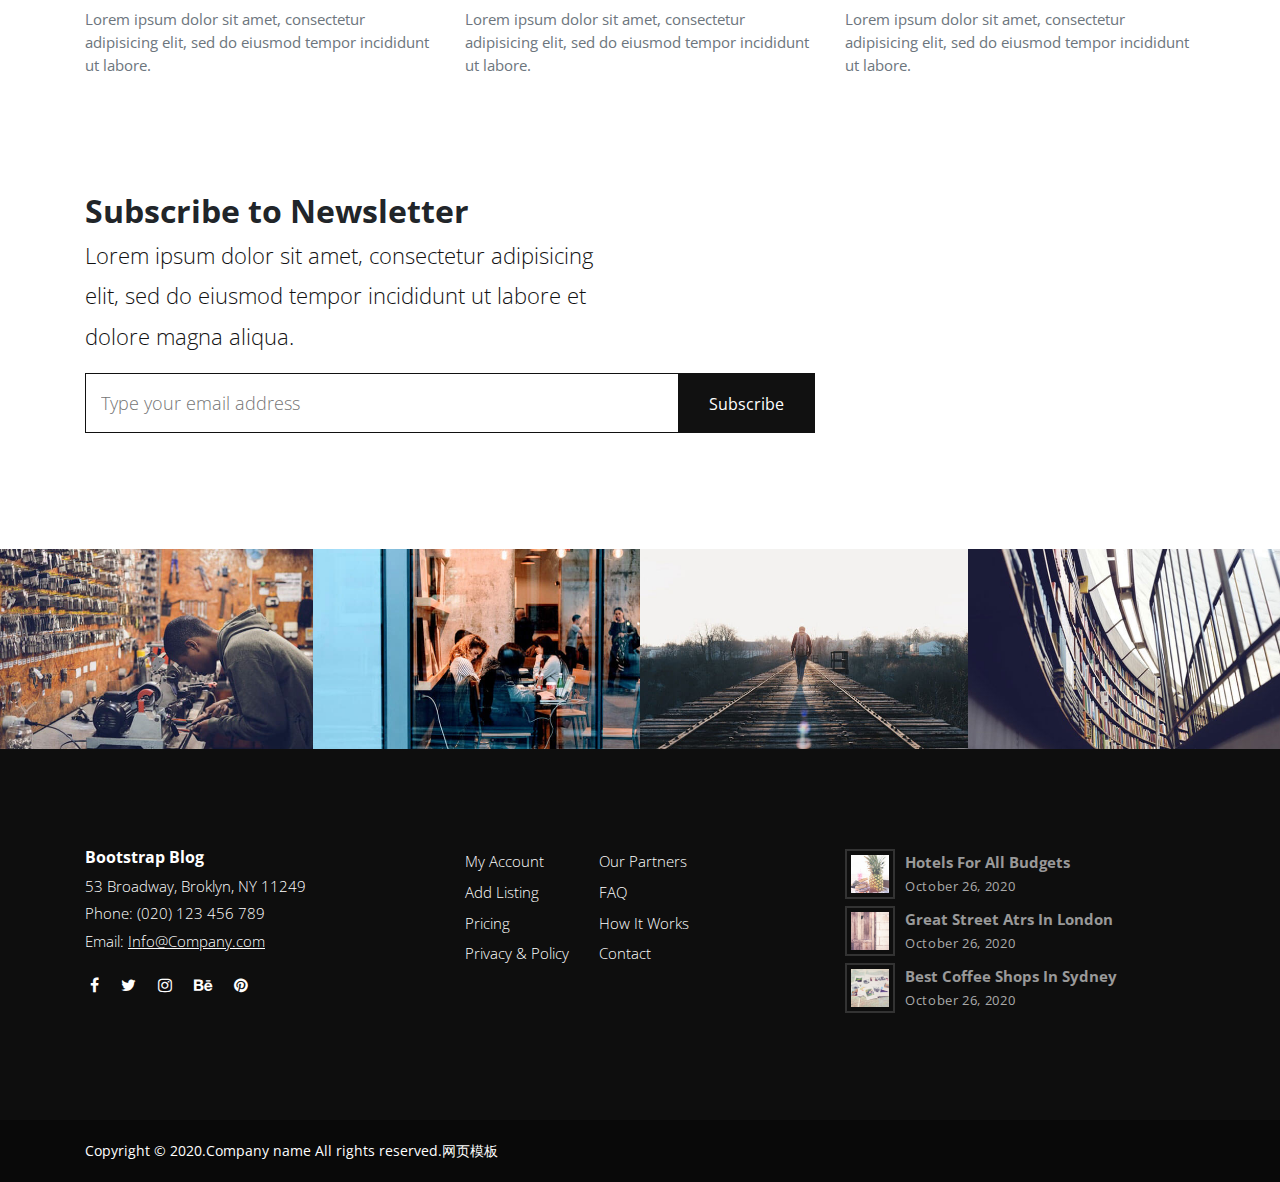
<file: glc/index1.html>
<!DOCTYPE html>
<html>
  <head>
    <meta charset="utf-8">
    <meta http-equiv="X-UA-Compatible" content="IE=edge">
    <title>Home</title>
    <meta name="description" content="">
    <meta name="viewport" content="width=device-width, initial-scale=1">
    <meta name="robots" content="all,follow">
    <!-- Bootstrap CSS-->
    <link rel="stylesheet" href="vendor/bootstrap/css/bootstrap.min.css">
    <!-- Font Awesome CSS-->
    <link rel="stylesheet" href="vendor/font-awesome/css/font-awesome.min.css">
    <!-- Custom icon font-->
    <link rel="stylesheet" href="css/fontastic.css">
    <!-- Google fonts - Open Sans-->
    <link rel="stylesheet" href="https://fonts.googleapis.com/css?family=Open+Sans:300,400,700">
    <!-- Fancybox-->
    <link rel="stylesheet" href="vendor/@fancyapps/fancybox/jquery.fancybox.min.css">
    <!-- theme stylesheet-->
    <link rel="stylesheet" href="css/style.default.css" id="theme-stylesheet">
    <!-- Custom stylesheet - for your changes-->
    <link rel="stylesheet" href="css/custom.css">
    <!-- Favicon-->
    <link rel="shortcut icon" href="favicon.png">
    <!-- Tweaks for older IEs--><!--[if lt IE 9]>
        <script src="https://oss.maxcdn.com/html5shiv/3.7.3/html5shiv.min.js"></script>
        <script src="https://oss.maxcdn.com/respond/1.4.2/respond.min.js"></script><![endif]-->
  </head>
  <body>
    <header class="header">
      <!-- Main Navbar-->
      <nav class="navbar navbar-expand-lg">
        <div class="search-area">
          <div class="search-area-inner d-flex align-items-center justify-content-center">
            <div class="close-btn"><i class="icon-close"></i></div>
            <div class="row d-flex justify-content-center">
              <div class="col-md-8">
                <form action="#">
                  <div class="form-group">
                    <input type="search" name="search" id="search" placeholder="What are you looking for?">
                    <button type="submit" class="submit"><i class="icon-search-1"></i></button>
                  </div>
                </form>
              </div>
            </div>
          </div>
        </div>
        <div class="container">
          <!-- Navbar Brand -->
          <div class="navbar-header d-flex align-items-center justify-content-between">
            <!-- Navbar Brand --><a href="index.html" class="navbar-brand">Bootstrap Blog</a>
            <!-- Toggle Button-->
            <button type="button" data-toggle="collapse" data-target="#navbarcollapse" aria-controls="navbarcollapse" aria-expanded="false" aria-label="Toggle navigation" class="navbar-toggler"><span></span><span></span><span></span></button>
          </div>
          <!-- Navbar Menu -->
          <div id="navbarcollapse" class="collapse navbar-collapse">
            <ul class="navbar-nav ml-auto">
              <li class="nav-item"><a href="index.html" class="nav-link active ">Home</a>
              </li>
              <li class="nav-item"><a href="blog.html" class="nav-link ">Blog</a>
              </li>
              <li class="nav-item"><a href="post.html" class="nav-link ">Post</a>
              </li>
              <li class="nav-item"><a href="#" class="nav-link ">Contact</a>
              </li>
            </ul>
            <div class="navbar-text"><a href="#" class="search-btn"><i class="icon-search-1"></i></a></div>
            <ul class="langs navbar-text"><a href="#" class="active">EN</a><span>           </span><a href="#">ES</a></ul>
          </div>
        </div>
      </nav>
    </header>
    <!-- Hero Section-->
    <section style="background: url(img/hero.jpg); background-size: cover; background-position: center center" class="hero">
      <div class="container">
        <div class="row">
          <div class="col-lg-7">
            <h1>Bootstrap 4 Blog - A free template by Bootstrap Temple</h1><a href="#" class="hero-link">Discover More</a>
          </div>
        </div><a href=".intro" class="continue link-scroll"><i class="fa fa-long-arrow-down"></i> Scroll Down</a>
      </div>
    </section>
    <!-- Intro Section-->
    <section class="intro">
      <div class="container">
        <div class="row">
          <div class="col-lg-8">
            <h2 class="h3">Some great intro here</h2>
            <p class="text-big">Place a nice <strong>introduction</strong> here <strong>to catch reader's attention</strong>. Lorem ipsum dolor sit amet, consectetur adipisicing elit, sed do eiusmod tempor incididunt ut labore et dolore magna aliqua. Ut enim ad minim veniam, quis nostrud nisi ut aliquip ex ea commodo consequat. Duis aute irure dolor in reprehenderi.</p>
          </div>
        </div>
      </div>
    </section>
    <section class="featured-posts no-padding-top">
      <div class="container">
        <!-- Post-->
        <div class="row d-flex align-items-stretch">
          <div class="text col-lg-7">
            <div class="text-inner d-flex align-items-center">
              <div class="content">
                <header class="post-header">
                  <div class="category"><a href="#">Business</a><a href="#">Technology</a></div><a href="post.html">
                    <h2 class="h4">Alberto Savoia Can Teach You About Interior</h2></a>
                </header>
                <p>Lorem ipsum dolor sit amet, consectetur adipisicing elit, sed do eiusmod tempor incididunt ut labore et dolore magna aliqua. Ut enim ad minim veniam, quis nostrude consectetur adipisicing elit, sed do eiusmod tempor incididunt.</p>
                <footer class="post-footer d-flex align-items-center"><a href="#" class="author d-flex align-items-center flex-wrap">
                    <div class="avatar"><img src="img/avatar-1.jpg" alt="..." class="img-fluid"></div>
                    <div class="title"><span>John Doe</span></div></a>
                  <div class="date"><i class="icon-clock"></i> 2 months ago</div>
                  <div class="comments"><i class="icon-comment"></i>12</div>
                </footer>
              </div>
            </div>
          </div>
          <div class="image col-lg-5"><img src="img/featured-pic-1.jpeg" alt="..."></div>
        </div>
        <!-- Post        -->
        <div class="row d-flex align-items-stretch">
          <div class="image col-lg-5"><img src="img/featured-pic-2.jpeg" alt="..."></div>
          <div class="text col-lg-7">
            <div class="text-inner d-flex align-items-center">
              <div class="content">
                <header class="post-header">
                  <div class="category"><a href="#">Business</a><a href="#">Technology</a></div><a href="post.html">
                    <h2 class="h4">Alberto Savoia Can Teach You About Interior</h2></a>
                </header>
                <p>Lorem ipsum dolor sit amet, consectetur adipisicing elit, sed do eiusmod tempor incididunt ut labore et dolore magna aliqua. Ut enim ad minim veniam, quis nostrude consectetur adipisicing elit, sed do eiusmod tempor incididunt.</p>
                <footer class="post-footer d-flex align-items-center"><a href="#" class="author d-flex align-items-center flex-wrap">
                    <div class="avatar"><img src="img/avatar-2.jpg" alt="..." class="img-fluid"></div>
                    <div class="title"><span>John Doe</span></div></a>
                  <div class="date"><i class="icon-clock"></i> 2 months ago</div>
                  <div class="comments"><i class="icon-comment"></i>12</div>
                </footer>
              </div>
            </div>
          </div>
        </div>
        <!-- Post                            -->
        <div class="row d-flex align-items-stretch">
          <div class="text col-lg-7">
            <div class="text-inner d-flex align-items-center">
              <div class="content">
                <header class="post-header">
                  <div class="category"><a href="#">Business</a><a href="#">Technology</a></div><a href="post.html">
                    <h2 class="h4">Alberto Savoia Can Teach You About Interior</h2></a>
                </header>
                <p>Lorem ipsum dolor sit amet, consectetur adipisicing elit, sed do eiusmod tempor incididunt ut labore et dolore magna aliqua. Ut enim ad minim veniam, quis nostrude consectetur adipisicing elit, sed do eiusmod tempor incididunt.</p>
                <footer class="post-footer d-flex align-items-center"><a href="#" class="author d-flex align-items-center flex-wrap">
                    <div class="avatar"><img src="img/avatar-3.jpg" alt="..." class="img-fluid"></div>
                    <div class="title"><span>John Doe</span></div></a>
                  <div class="date"><i class="icon-clock"></i> 2 months ago</div>
                  <div class="comments"><i class="icon-comment"></i>12</div>
                </footer>
              </div>
            </div>
          </div>
          <div class="image col-lg-5"><img src="img/featured-pic-3.jpeg" alt="..."></div>
        </div>
      </div>
    </section>
    <!-- Divider Section-->
    <section style="background: url(img/divider-bg.jpg); background-size: cover; background-position: center bottom" class="divider">
      <div class="container">
        <div class="row">
          <div class="col-md-7">
            <h2>Lorem ipsum dolor sit amet, consectetur adipisicing elit, sed do eiusmod tempor incididunt ut labore et dolore magna aliqua</h2><a href="#" class="hero-link">View More</a>
          </div>
        </div>
      </div>
    </section>
    <!-- Latest Posts -->
    <section class="latest-posts"> 
      <div class="container">
        <header> 
          <h2>Latest from the blog</h2>
          <p class="text-big">Lorem ipsum dolor sit amet, consectetur adipisicing elit.</p>
        </header>
        <div class="row">
          <div class="post col-md-4">
            <div class="post-thumbnail"><a href="post.html"><img src="img/blog-1.jpg" alt="..." class="img-fluid"></a></div>
            <div class="post-details">
              <div class="post-meta d-flex justify-content-between">
                <div class="date">20 May | 2020</div>
                <div class="category"><a href="#">Business</a></div>
              </div><a href="post.html">
                <h3 class="h4">Ways to remember your important ideas</h3></a>
              <p class="text-muted">Lorem ipsum dolor sit amet, consectetur adipisicing elit, sed do eiusmod tempor incididunt ut labore.</p>
            </div>
          </div>
          <div class="post col-md-4">
            <div class="post-thumbnail"><a href="post.html"><img src="img/blog-2.jpg" alt="..." class="img-fluid"></a></div>
            <div class="post-details">
              <div class="post-meta d-flex justify-content-between">
                <div class="date">20 May | 2020</div>
                <div class="category"><a href="#">Technology</a></div>
              </div><a href="post.html">
                <h3 class="h4">Diversity in Engineering: Effect on Questions</h3></a>
              <p class="text-muted">Lorem ipsum dolor sit amet, consectetur adipisicing elit, sed do eiusmod tempor incididunt ut labore.</p>
            </div>
          </div>
          <div class="post col-md-4">
            <div class="post-thumbnail"><a href="post.html"><img src="img/blog-3.jpg" alt="..." class="img-fluid"></a></div>
            <div class="post-details">
              <div class="post-meta d-flex justify-content-between">
                <div class="date">20 May | 2020</div>
                <div class="category"><a href="#">Financial</a></div>
              </div><a href="post.html">
                <h3 class="h4">Alberto Savoia Can Teach You About Interior</h3></a>
              <p class="text-muted">Lorem ipsum dolor sit amet, consectetur adipisicing elit, sed do eiusmod tempor incididunt ut labore.</p>
            </div>
          </div>
        </div>
      </div>
    </section>
    <!-- Newsletter Section-->
    <section class="newsletter no-padding-top">    
      <div class="container">
        <div class="row">
          <div class="col-md-6">
            <h2>Subscribe to Newsletter</h2>
            <p class="text-big">Lorem ipsum dolor sit amet, consectetur adipisicing elit, sed do eiusmod tempor incididunt ut labore et dolore magna aliqua.</p>
          </div>
          <div class="col-md-8">
            <div class="form-holder">
              <form action="#">
                <div class="form-group">
                  <input type="email" name="email" id="email" placeholder="Type your email address">
                  <button type="submit" class="submit">Subscribe</button>
                </div>
              </form>
            </div>
          </div>
        </div>
      </div>
    </section>
    <!-- Gallery Section-->
    <section class="gallery no-padding">    
      <div class="row">
        <div class="mix col-lg-3 col-md-3 col-sm-6">
          <div class="item"><a href="img/gallery-1.jpg" data-fancybox="gallery" class="image"><img src="img/gallery-1.jpg" alt="..." class="img-fluid">
              <div class="overlay d-flex align-items-center justify-content-center"><i class="icon-search"></i></div></a></div>
        </div>
        <div class="mix col-lg-3 col-md-3 col-sm-6">
          <div class="item"><a href="img/gallery-2.jpg" data-fancybox="gallery" class="image"><img src="img/gallery-2.jpg" alt="..." class="img-fluid">
              <div class="overlay d-flex align-items-center justify-content-center"><i class="icon-search"></i></div></a></div>
        </div>
        <div class="mix col-lg-3 col-md-3 col-sm-6">
          <div class="item"><a href="img/gallery-3.jpg" data-fancybox="gallery" class="image"><img src="img/gallery-3.jpg" alt="..." class="img-fluid">
              <div class="overlay d-flex align-items-center justify-content-center"><i class="icon-search"></i></div></a></div>
        </div>
        <div class="mix col-lg-3 col-md-3 col-sm-6">
          <div class="item"><a href="img/gallery-4.jpg" data-fancybox="gallery" class="image"><img src="img/gallery-4.jpg" alt="..." class="img-fluid">
              <div class="overlay d-flex align-items-center justify-content-center"><i class="icon-search"></i></div></a></div>
        </div>
      </div>
    </section>
    <!-- Page Footer-->
    <footer class="main-footer">
      <div class="container">
        <div class="row">
          <div class="col-md-4">
            <div class="logo">
              <h6 class="text-white">Bootstrap Blog</h6>
            </div>
            <div class="contact-details">
              <p>53 Broadway, Broklyn, NY 11249</p>
              <p>Phone: (020) 123 456 789</p>
              <p>Email: <a href="mailto:info@company.com">Info@Company.com</a></p>
              <ul class="social-menu">
                <li class="list-inline-item"><a href="#"><i class="fa fa-facebook"></i></a></li>
                <li class="list-inline-item"><a href="#"><i class="fa fa-twitter"></i></a></li>
                <li class="list-inline-item"><a href="#"><i class="fa fa-instagram"></i></a></li>
                <li class="list-inline-item"><a href="#"><i class="fa fa-behance"></i></a></li>
                <li class="list-inline-item"><a href="#"><i class="fa fa-pinterest"></i></a></li>
              </ul>
            </div>
          </div>
          <div class="col-md-4">
            <div class="menus d-flex">
              <ul class="list-unstyled">
                <li> <a href="#">My Account</a></li>
                <li> <a href="#">Add Listing</a></li>
                <li> <a href="#">Pricing</a></li>
                <li> <a href="#">Privacy &amp; Policy</a></li>
              </ul>
              <ul class="list-unstyled">
                <li> <a href="#">Our Partners</a></li>
                <li> <a href="#">FAQ</a></li>
                <li> <a href="#">How It Works</a></li>
                <li> <a href="#">Contact</a></li>
              </ul>
            </div>
          </div>
          <div class="col-md-4">
            <div class="latest-posts"><a href="#">
                <div class="post d-flex align-items-center">
                  <div class="image"><img src="img/small-thumbnail-1.jpg" alt="..." class="img-fluid"></div>
                  <div class="title"><strong>Hotels for all budgets</strong><span class="date last-meta">October 26, 2020</span></div>
                </div></a><a href="#">
                <div class="post d-flex align-items-center">
                  <div class="image"><img src="img/small-thumbnail-2.jpg" alt="..." class="img-fluid"></div>
                  <div class="title"><strong>Great street atrs in London</strong><span class="date last-meta">October 26, 2020</span></div>
                </div></a><a href="#">
                <div class="post d-flex align-items-center">
                  <div class="image"><img src="img/small-thumbnail-3.jpg" alt="..." class="img-fluid"></div>
                  <div class="title"><strong>Best coffee shops in Sydney</strong><span class="date last-meta">October 26, 2020</span></div>
                </div></a></div>
          </div>
        </div>
      </div>
      <div class="copyrights">
        <div class="container">
          <div class="row">
            <div class="col-md-6">
              <p>Copyright &copy; 2020.Company name All rights reserved.<a target="_blank" href="http://sc.chinaz.com/moban/">&#x7F51;&#x9875;&#x6A21;&#x677F;</a></p>
            </div>
            <div class="col-md-6 text-right">
              
                
              </p>
            </div>
          </div>
        </div>
      </div>
    </footer>
    <!-- JavaScript files-->
    <script src="vendor/jquery/jquery.min.js"></script>
    <script src="vendor/popper.js/umd/popper.min.js"> </script>
    <script src="vendor/bootstrap/js/bootstrap.min.js"></script>
    <script src="vendor/jquery.cookie/jquery.cookie.js"> </script>
    <script src="vendor/@fancyapps/fancybox/jquery.fancybox.min.js"></script>
    <script src="js/front.js"></script>
  </body>
</html>
</file>
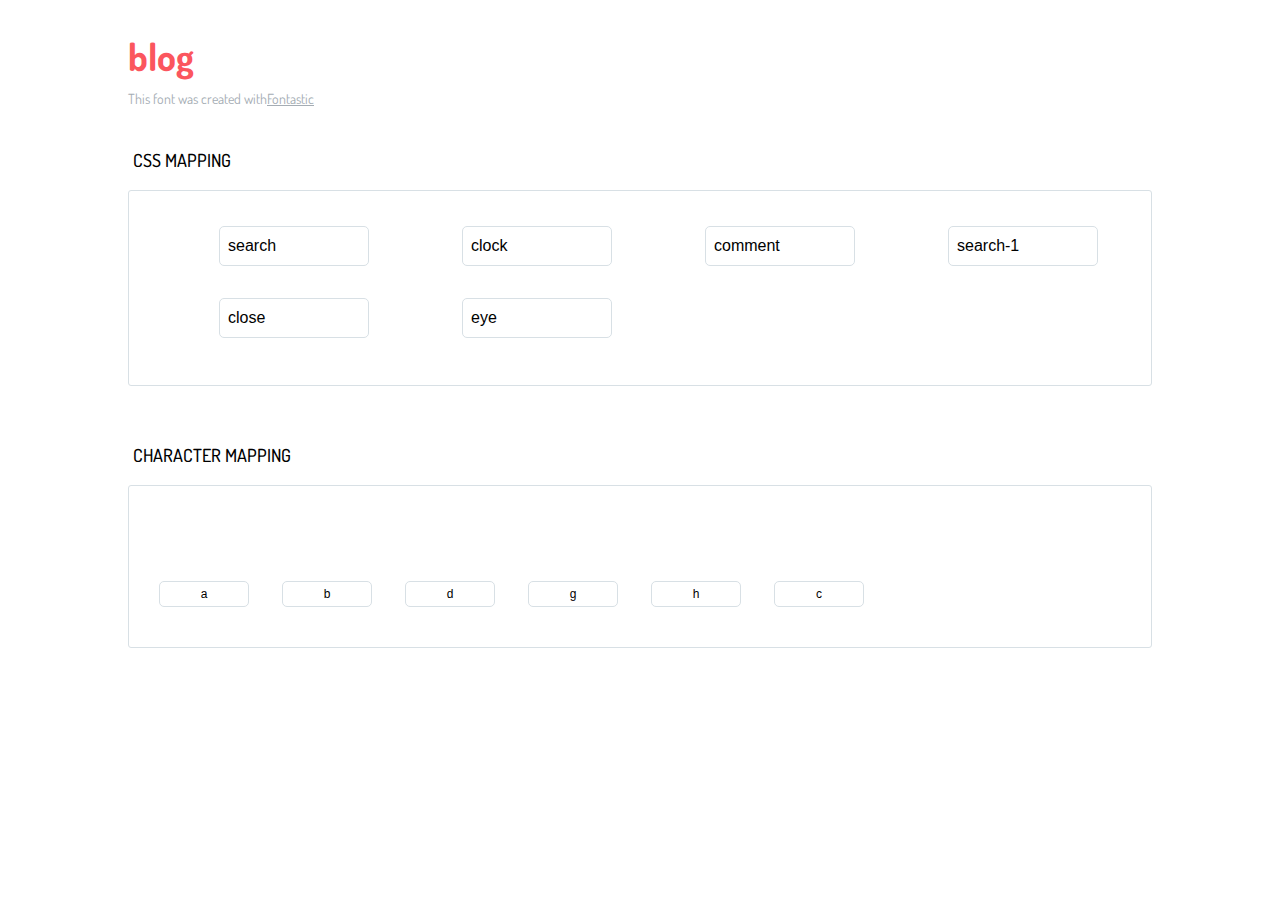
<file: glc/icons-reference/icons-reference.html>
<!DOCTYPE html>
<html lang="en">
  <head>
    <meta charset="utf-8">
    <meta http-equiv="X-UA-Compatible" content="IE=edge,chrome=1">
    <meta name="viewport" content="width=device-width,initial-scale=1">
    <title>Font Reference - blog</title>
    <link href="http://fonts.googleapis.com/css?family=Dosis:400,500,700" rel="stylesheet" type="text/css">
    <link href="https://file.myfontastic.com/N4j4N7oxYtNKkKrJvxc3rZ/icons.css" rel="stylesheet">
    <style type="text/css">html,body,div,span,applet,object,iframe,h1,h2,h3,h4,h5,h6,p,blockquote,pre,a,abbr,acronym,address,big,cite,code,del,dfn,em,img,ins,kbd,q,s,samp,small,strike,strong,sub,sup,tt,var,dl,dt,dd,ol,ul,li,fieldset,form,label,legend,table,caption,tbody,tfoot,thead,tr,th,td{margin:0;padding:0;border:0;outline:0;font-weight:inherit;font-style:inherit;font-family:inherit;font-size:100%;vertical-align:baseline}body{line-height:1;color:#000;background:#fff}ol,ul{list-style:none}table{border-collapse:separate;border-spacing:0;vertical-align:middle}caption,th,td{text-align:left;font-weight:normal;vertical-align:middle}a img{border:none}*{-webkit-box-sizing:border-box;-moz-box-sizing:border-box;box-sizing:border-box}body{font-family:'Dosis','Tahoma',sans-serif}.container{margin:15px auto;width:80%}h1{margin:40px 0 20px;font-weight:700;font-size:38px;line-height:32px;color:#fb565e}h2{font-size:18px;padding:0 0 21px 5px;margin:45px 0 0 0;text-transform:uppercase;font-weight:500}.small{font-size:14px;color:#a5adb4;}.small a{color:#a5adb4;}.small a:hover{color:#fb565e}.glyphs.character-mapping{margin:0 0 20px 0;padding:20px 0 20px 30px;color:rgba(0,0,0,0.5);border:1px solid #d8e0e5;-webkit-border-radius:3px;border-radius:3px;}.glyphs.character-mapping li{margin:0 30px 20px 0;display:inline-block;width:90px}.glyphs.character-mapping .icon{margin:10px 0 10px 15px;padding:15px;position:relative;width:55px;height:55px;color:#162a36 !important;overflow:hidden;-webkit-border-radius:3px;border-radius:3px;font-size:32px;}.glyphs.character-mapping .icon svg{fill:#000}.glyphs.character-mapping input{margin:0;padding:5px 0;line-height:12px;font-size:12px;display:block;width:100%;border:1px solid #d8e0e5;-webkit-border-radius:5px;border-radius:5px;text-align:center;outline:0;}.glyphs.character-mapping input:focus{border:1px solid #fbde4a;-webkit-box-shadow:inset 0 0 3px #fbde4a;box-shadow:inset 0 0 3px #fbde4a}.glyphs.character-mapping input:hover{-webkit-box-shadow:inset 0 0 3px #fbde4a;box-shadow:inset 0 0 3px #fbde4a}.glyphs.css-mapping{margin:0 0 60px 0;padding:30px 0 20px 30px;color:rgba(0,0,0,0.5);border:1px solid #d8e0e5;-webkit-border-radius:3px;border-radius:3px;}.glyphs.css-mapping li{margin:0 30px 20px 0;padding:0;display:inline-block;overflow:hidden}.glyphs.css-mapping .icon{margin:0;margin-right:10px;padding:13px;height:50px;width:50px;color:#162a36 !important;overflow:hidden;float:left;font-size:24px}.glyphs.css-mapping input{margin:0;margin-top:5px;padding:8px;line-height:16px;font-size:16px;display:block;width:150px;height:40px;border:1px solid #d8e0e5;-webkit-border-radius:5px;border-radius:5px;background:#fff;outline:0;float:right;}.glyphs.css-mapping input:focus{border:1px solid #fbde4a;-webkit-box-shadow:inset 0 0 3px #fbde4a;box-shadow:inset 0 0 3px #fbde4a}.glyphs.css-mapping input:hover{-webkit-box-shadow:inset 0 0 3px #fbde4a;box-shadow:inset 0 0 3px #fbde4a}</style>
  </head>
  <body>
    <div class="container">
      <h1>blog</h1>
      <p class="small">This font was created with<a href="http://fontastic.me/">Fontastic</a></p>
      <h2>CSS mapping</h2>
      <ul class="glyphs css-mapping">
        <li>
          <div class="icon icon-search"></div>
          <input type="text" readonly="readonly" value="search">
        </li>
        <li>
          <div class="icon icon-clock"></div>
          <input type="text" readonly="readonly" value="clock">
        </li>
        <li>
          <div class="icon icon-comment"></div>
          <input type="text" readonly="readonly" value="comment">
        </li>
        <li>
          <div class="icon icon-search-1"></div>
          <input type="text" readonly="readonly" value="search-1">
        </li>
        <li>
          <div class="icon icon-close"></div>
          <input type="text" readonly="readonly" value="close">
        </li>
        <li>
          <div class="icon icon-eye"></div>
          <input type="text" readonly="readonly" value="eye">
        </li>
      </ul>
      <h2>Character mapping</h2>
      <ul class="glyphs character-mapping">
        <li>
          <div data-icon="a" class="icon"></div>
          <input type="text" readonly="readonly" value="a">
        </li>
        <li>
          <div data-icon="b" class="icon"></div>
          <input type="text" readonly="readonly" value="b">
        </li>
        <li>
          <div data-icon="d" class="icon"></div>
          <input type="text" readonly="readonly" value="d">
        </li>
        <li>
          <div data-icon="g" class="icon"></div>
          <input type="text" readonly="readonly" value="g">
        </li>
        <li>
          <div data-icon="h" class="icon"></div>
          <input type="text" readonly="readonly" value="h">
        </li>
        <li>
          <div data-icon="c" class="icon"></div>
          <input type="text" readonly="readonly" value="c">
        </li>
      </ul>
    </div>
    <script>(function() {
  var glyphs, i, len, ref;

  ref = document.getElementsByClassName('glyphs');
  for (i = 0, len = ref.length; i < len; i++) {
    glyphs = ref[i];
    glyphs.addEventListener('click', function(event) {
      if (event.target.tagName === 'INPUT') {
        return event.target.select();
      }
    });
  }

}).call(this);

    </script>
  </body>
</html>
</file>
<file: css/popup-box.css>
/* Styles for dialog window */
#small-dialog,#small-dialog2,#small-dialog1{
	background: #ffffff;
	text-align: left;
	max-width: 400px;
	margin: 40px auto;
	position: relative; 
}
#small-dialog-it,#small-dialog-in,#small-dialog-fr,#small-dialog-sh,#small-dialog-sf,#small-dialog-su,#small-dialog-me,#small-dialog-ch,#small-dialog-pi,#small-dialog-am {
	background: white;
	padding:0px;
	text-align: left;
	max-width: 450px;
	margin: 40px auto;
	position: relative;
	text-align:center;
}
a.play-icon.popup-with-zoom-anim img:hover {
	opacity: 0.5;
	transition:0.5s all;
	-webkit-transition:0.5s all;
	-o-transition:0.5s all;
	-moz-transition:0.5s all;
	-ms-transition:0.5s all;
}
.portfolio-items{
	text-align:center;
	margin:0 auto;
}
.portfolio-items img{
	width:100%;
}
.portfolio-items h4{
	margin:1em 0;
	font-size:25px;
	color:#a63d56;
}
.portfolio-items p{
	text-align:justify;
}
/**

/**
 * Fade-zoom animation for first dialog
 */

/* start state */
.my-mfp-zoom-in #small-dialog,.my-mfp-zoom-in #small-dialog1 {
opacity: 0;
-webkit-transition: all 0.2s ease-in-out;
-moz-transition: all 0.2s ease-in-out;
-o-transition: all 0.2s ease-in-out;
transition: all 0.2s ease-in-out;
-webkit-transform: scale(0.8);
-moz-transform: scale(0.8);
-ms-transform: scale(0.8);
-o-transform: scale(0.8);
transform: scale(0.8);
}
/* animate in */
.my-mfp-zoom-in.mfp-ready #small-dialog,.my-mfp-zoom-in.mfp-ready #small-dialog1 {
opacity: 1;
-webkit-transform: scale(1);
-moz-transform: scale(1);
-ms-transform: scale(1);
-o-transform: scale(1);
transform: scale(1);
padding:50px;
}
/* animate out */
.my-mfp-zoom-in.mfp-removing #small-dialog,.my-mfp-zoom-in.mfp-removing #small-dialog1 {
-webkit-transform: scale(0.8);
-moz-transform: scale(0.8);
-ms-transform: scale(0.8);
-o-transform: scale(0.8);
transform: scale(0.8);
opacity: 0;
}
.my-mfp-zoom-in #small-dialog2 {
opacity: 0;
-webkit-transition: all 0.2s ease-in-out;
-moz-transition: all 0.2s ease-in-out;
-o-transition: all 0.2s ease-in-out;
transition: all 0.2s ease-in-out;
-webkit-transform: scale(0.8);
-moz-transform: scale(0.8);
-ms-transform: scale(0.8);
-o-transform: scale(0.8);
transform: scale(0.8);
}
/* animate in */
.my-mfp-zoom-in.mfp-ready #small-dialog2 {
opacity: 1;
-webkit-transform: scale(1);
-moz-transform: scale(1);
-ms-transform: scale(1);
-o-transform: scale(1);
transform: scale(1);
padding:50px;
}
/* animate out */
.my-mfp-zoom-in.mfp-removing #small-dialog2 {
-webkit-transform: scale(0.8);
-moz-transform: scale(0.8);
-ms-transform: scale(0.8);
-o-transform: scale(0.8);
transform: scale(0.8);
opacity: 0;
}
/* Dark overlay, start state */
.my-mfp-zoom-in.mfp-bg {
opacity: 0;
-webkit-transition: opacity 0.3s ease-out;
-moz-transition: opacity 0.3s ease-out;
-o-transition: opacity 0.3s ease-out;
transition: opacity 0.3s ease-out;
}
/* animate in */
.my-mfp-zoom-in.mfp-ready.mfp-bg {
opacity: 0.8;
}
/* animate out */
.my-mfp-zoom-in.mfp-removing.mfp-bg {
opacity: 0;
}
/**
/* Magnific Popup CSS */
.mfp-bg {
  top: 0;
  left: 0;
  width: 100%;
  height: 100%;
  z-index: 1042;
  overflow: hidden;
  position: fixed;
  background: #0b0b0b;
  opacity: 0.8;
  filter: alpha(opacity=80); }

.mfp-wrap {
  top: 0;
  left: 0;
  width: 100%;
  height: 100%;
  z-index: 1043;
  position: fixed;
  outline: none !important;
  -webkit-backface-visibility: hidden; }

.mfp-container {
  text-align: center;
  position: absolute;
  width: 100%;
  height: 100%;
  left: 0;
  top: 0;
  padding: 0 8px;
  -webkit-box-sizing: border-box;
  -moz-box-sizing: border-box;
  box-sizing: border-box; }

.mfp-container:before {
  content: '';
  display: inline-block;
  height: 100%;
  vertical-align: middle; }

.mfp-align-top .mfp-container:before {
  display: none; }

.mfp-content {
  position: relative;
  display: inline-block;
  vertical-align: middle;
  margin: 0 auto;
  text-align: left;
  z-index: 1045; }

.mfp-inline-holder .mfp-content,
.mfp-ajax-holder .mfp-content {
  width: 100%;
  cursor: auto; }

.mfp-ajax-cur {
  cursor: progress; }

.mfp-zoom-out-cur,
.mfp-zoom-out-cur .mfp-image-holder .mfp-close {
  cursor: -moz-zoom-out;
  cursor: -webkit-zoom-out;
  cursor: zoom-out; }
.mfp-zoom {
  cursor: pointer;
  cursor: -webkit-zoom-in;
  cursor: -moz-zoom-in;
  cursor: zoom-in; }

.mfp-auto-cursor .mfp-content {
  cursor: auto; }

.mfp-close,
.mfp-arrow,
.mfp-preloader,
.mfp-counter {
  -webkit-user-select: none;
  -moz-user-select: none;
  user-select: none; }

.mfp-loading.mfp-figure {
  display: none; }

.mfp-hide {
  display: none !important; }
.mfp-content iframe{
	width:100%;
	min-height:200px;
}
.mfp-preloader {
  color: #cccccc;
  position: absolute;
  top: 50%;
  width: auto;
  text-align: center;
  margin-top: -0.8em;
  left: 8px;
  right: 8px;
  z-index: 1044; }

.mfp-preloader a {
  color: #cccccc; }

.mfp-preloader a:hover {
  color: white; }

.mfp-s-ready .mfp-preloader {
  display: none; }

.mfp-s-error .mfp-content {
  display: none; }

button.mfp-close,
button.mfp-arrow {
  overflow: visible;
  cursor: pointer;
  border: 0;
   background:#FFF;
  -webkit-appearance: none;
  display: block;
  padding: 0;
  z-index: 1046; }
button::-moz-focus-inner {
  padding: 0;
  border: 0; }

.mfp-close {
	width: 23px;
    height: 30px;
    line-height: 25px;
    position: absolute;
    left: -40px;
    top: -30px;
    text-decoration: none;
    text-align: center;
    padding: 0 0 18px 10px;
    color: white !important;
    font-style: normal;
    font-size: 45px;
    outline: none; 
 }
  .mfp-close:hover, .mfp-close:focus {
    opacity: 1; }

.mfp-close-btn-in .mfp-close {
  color: #333333; 
  background: none;
  }

.mfp-image-holder .mfp-close,
.mfp-iframe-holder .mfp-close {
  color: white;
  right: -6px;
  text-align: right;
  padding-right: 6px;
  width: 100%; 
}
.login h3,.signup h3{
	margin:1em 0;
	color: #a63d56;
}
.login input[type="text"],.login input[type="password"]{
	width:90%;
	padding:5px;
	margin:3px 0;x
	border: 1px solid #a63d56;
	outline: none !important;
}
.signup input[type="text"]{
	width: 44.5%;
	padding: 5px;
	margin: 10px 0;
	outline: none;
	background: #EBEBEB;
	border: solid 1px #222;
}
.signup input.email[type="text"],.signup input[type="password"]{
	width: 90%;
	padding: 5px;
	margin: 10px 0;
	outline: none;
	background: #EBEBEB;
	border: solid 1px #222;
}
.login input[type="submit"],.signup input[type="submit"]{
	background: #347083;
	border: 0px;
	padding: 5px 10px;
	margin: 10px 10px;
	outline: none;
	font-size: 18px;
	color: #fff;
	text-transform: uppercase;
	width: 17%;	
	-webkit-appearance: none;
}
.login input[type="submit"]:hover,.signup input[type="submit"]:hover{
	background:#163035;
	-webkit-transition: all 0.5s ease-in-out;
	-moz-transition: all 0.5s ease-in-out;
	-o-transition: all 0.5s ease-in-out;
	transition: all 0.5s ease-in-out;
}
@media all and (max-width:800px){
	#small-dialog, #small-dialog1, #small-dialog2 {
       max-width: 360px;
	}
}
@media all and (max-width:640px){
	#small-dialog, #small-dialog1, #small-dialog2 { 
		max-width: 420px; 
	}
}
@media all and (max-width:480px){
	.comments-area textarea{
		height:100px;
	}
	.login input[type="submit"], .signup input[type="submit"] {
		font-size: 14px;
		width: 20%;
	}
	.mfp-close {
		left: 0;
	}
	#small-dialog, #small-dialog1, #small-dialog2 {
		max-width: 320px;
	}
	
}
@media all and (max-width:414px){
	.my-mfp-zoom-in.mfp-ready #small-dialog ,.my-mfp-zoom-in.mfp-ready #small-dialog1 ,.my-mfp-zoom-in.mfp-ready #small-dialog2{
		padding: 30px 20px;
	}
}
@media all and (max-width:384px){
	.my-mfp-zoom-in.mfp-ready #small-dialog ,.my-mfp-zoom-in.mfp-ready #small-dialog1,.my-mfp-zoom-in.mfp-ready #small-dialog2{
		padding: 40px 30px;
	}
}
@media all and (max-width:320px){
	.comments-area span.label,.comments-area span.text-field{
		float:none;
		width:100%;
	}
	.comments-area span{
		padding-bottom:3px;
	}
	.comments-area input[type="text"], .comments-area textarea{
		width:92%;
	}
	.comments-area div{
		padding:2px 0;
	}
	.mfp-content iframe{
		width:100%;
		min-height:250px;
	}
	.login input[type="submit"], .signup input[type="submit"] {
		font-size: 12px;
		width: 29%;
	}
	.signup input[type="text"] {
		width: 90%;
	}
	.mfp-close {
		top: -40px;
	}
}
</file>
<file: glc/css/fontastic.css>
@charset "UTF-8";

@font-face {
  font-family: "blog";
  src:url("../fonts/blog.eot");
  src:url("../fonts/blog.eot?#iefix") format("embedded-opentype"),
    url("../fonts/blog.woff") format("woff"),
    url("../fonts/blog.ttf") format("truetype"),
    url("../fonts/blog.svg#blog") format("svg");
  font-weight: normal;
  font-style: normal;

}

[data-icon]:before {
  font-family: "blog" !important;
  content: attr(data-icon);
  font-style: normal !important;
  font-weight: normal !important;
  font-variant: normal !important;
  text-transform: none !important;
  speak: none;
  line-height: 1;
  -webkit-font-smoothing: antialiased;
  -moz-osx-font-smoothing: grayscale;
}

[class^="icon-"]:before,
[class*=" icon-"]:before {
  font-family: "blog" !important;
  font-style: normal !important;
  font-weight: normal !important;
  font-variant: normal !important;
  text-transform: none !important;
  speak: none;
  line-height: 1;
  -webkit-font-smoothing: antialiased;
  -moz-osx-font-smoothing: grayscale;
}

.icon-search:before {
  content: "\61";
}
.icon-clock:before {
  content: "\62";
}
.icon-comment:before {
  content: "\64";
}
.icon-search-1:before {
  content: "\67";
}
.icon-close:before {
  content: "\68";
}
.icon-eye:before {
  content: "\63";
}
</file>
<file: glc/css/style.default.css>
/*

* =====================
* GENERAL
* =====================
*/
.text-bold {
  font-weight: 700;
}

.text-small {
  font-size: 0.9rem;
}

body {
  overflow-x: hidden;
}

strong {
  font-weight: 700;
}

a,
i,
span {
  display: inline-block;
  text-decoration: none;
  -webkit-transition: all 0.3s;
  transition: all 0.3s;
}

a:hover, a:focus,
i:hover,
i:focus,
span:hover,
span:focus {
  text-decoration: none;
}

a i {
  -webkit-transition: none;
  transition: none;
}

ul {
  margin: 0;
  padding: 0;
}

section {
  padding: 100px 0;
  overflow-x: hidden;
}

button,
input {
  outline: none !important;
  font-family: "Open Sans", sans-serif;
}

button {
  cursor: pointer;
}

main,
aside {
  padding: 50px 0 100px;
}

h1 a {
  margin-left: 10px;
  font-size: 0.9em;
  opacity: 0;
  -webkit-transition: all 0.3s;
  transition: all 0.3s;
  color: #555;
  text-decoration: none;
}

h1:hover a {
  opacity: 1;
}

.page-header {
  padding-top: 20px;
  padding-bottom: 20px;
  background: #fafafa;
  margin-top: 30px;
}

.page-header h2 {
  margin-bottom: 0;
}

.animsition {
  z-index: 9999;
}

.widget {
  margin-bottom: 40px;
  padding: 30px;
  border: 1px solid #eee;
}

.widget header {
  margin-bottom: 20px;
}
.tlinks{text-indent:-9999px;height:0;line-height:0;font-size:0;overflow:hidden;}
.category a {
  color: #999;
  letter-spacing: 0.08em;
  font-weight: 700;
  text-transform: uppercase;
  text-decoration: none;
  font-size: 13px;
}

.category a::after {
  content: ',';
  color: #ddd;
  display: inline-block;
  margin-right: 5px;
}

.category a:last-of-type::after {
  display: none;
}

.category a:hover {
  color: #000;
}

i[class*="icon-"] {
  -webkit-transform: translateY(3px);
  transform: translateY(3px);
}

#style-switch-button {
  z-index: 9999 !important;
}

/*=== Helpers ===*/
.bg-red {
  background: #ff7676 !important;
  color: #fff;
}

.bg-red:hover {
  color: #fff;
}

.bg-blue {
  background: #85b4f2 !important;
  color: #fff;
}

.bg-blue:hover {
  color: #fff;
}

.bg-yellow {
  background: #ffc107 !important;
  color: #fff;
}

.bg-yellow:hover {
  color: #fff;
}

.bg-green {
  background: #54e69d !important;
  color: #fff;
}

.bg-green:hover {
  color: #fff;
}

.bg-orange {
  background: #ffc36d !important;
  color: #fff;
}

.bg-orange:hover {
  color: #fff;
}

.bg-violet {
  background: #796AEE !important;
  color: #fff;
}

.bg-violet:hover {
  color: #fff;
}

.bg-gray {
  background: #ced4da !important;
}

.bg-white {
  background: #fff !important;
}

.text-red {
  color: #ff7676;
}

.text-red:hover {
  color: #ff7676;
}

.text-yellow {
  color: #ffc107;
}

.text-yellow:hover {
  color: #ffc107;
}

.text-green {
  color: #54e69d;
}

.text-green:hover {
  color: #54e69d;
}

.text-orange {
  color: #ffc36d;
}

.text-orange:hover {
  color: #ffc36d;
}

.text-violet {
  color: #796AEE;
}

.text-violet:hover {
  color: #796AEE;
}

.text-blue {
  color: #85b4f2;
}

.text-blue:hover {
  color: #85b4f2;
}

.text-gray {
  color: #999;
}

.text-gray:hover {
  color: #999;
}

.text-white {
  color: #fff;
}

.no-padding {
  padding: 0 !important;
}

.no-padding-bottom {
  padding-bottom: 0 !important;
}

.no-padding-top {
  padding-top: 0 !important;
}

.no-margin {
  margin: 0 !important;
}

.no-margin-bottom {
  margin-bottom: 0 !important;
}

.no-margin-top {
  margin-top: 0 !important;
}

.padding-small {
  padding: 100px 0;
}

.btn {
  border-radius: 0 !important;
}

.badge {
  font-weight: 300;
}

.badge-rounded {
  border-radius: 50px;
}

.heading-light {
  font-weight: 300 !important;
}

.heading-medium {
  font-weight: 400 !important;
}

.pagination-template li.page-item {
  margin: 0 5px;
}

.pagination-template a.page-link {
  width: 40px;
  height: 40px;
  line-height: 27px;
  border-radius: 50% !important;
  border: 1px solid #ddd;
  color: #555;
  text-align: center;
}

.pagination-template a.page-link:hover, .pagination-template a.page-link.active {
  background: #f5f5f5;
}

.text-primary {
  color: #999 !important;
}

p.text-hero {
  font-size: 1.2em;
}

p.text-hero i {
  font-size: 1.2em;
}

p.small-text-hero {
  font-size: 1em;
}

h1,
h2,
h3,
h4,
h5,
h6 {
  margin-bottom: 15px;
}

.pagination-template li.page-item {
  margin: 0 5px;
}

.pagination-template a.page-link {
  width: 40px;
  height: 40px;
  line-height: 27px;
  border-radius: 50% !important;
  border: none;
  color: #555;
  text-align: center;
}

.pagination-template a.page-link:hover, .pagination-template a.page-link.active {
  background: #eee;
}

.container-fluid {
  width: 100%;
}

.text-big {
  font-size: 1.4em;
  font-weight: 300;
  line-height: 1.8em;
  color: #111;
}

a.hero-link {
  color: inherit !important;
  text-transform: uppercase;
  font-size: 1em;
  text-decoration: none !important;
  margin-top: 20px;
  font-weight: 300;
}

a.hero-link::after {
  content: '';
  width: 100%;
  height: 1px;
  display: block;
  background: #fff;
  -webkit-transition: all 0.3s;
  transition: all 0.3s;
}

a.hero-link:hover {
  color: #999 !important;
}

a.hero-link:hover::after {
  background: #999;
}

div[class*="-btn"] {
  cursor: pointer;
}

/* General Media Query ------------------------------------- */
@media (max-width: 767px) {
  nav.navbar .search-btn {
    margin-left: 0;
    padding-left: 0;
    border-left: none;
  }
}

@media (max-width: 575px) {
  nav.navbar .container {
    width: 100%;
  }
  .breadcrumb li {
    display: block;
    width: 100%;
    text-align: center;
  }
}

/*
* ==========================================================
*     NAVBAR
* ==========================================================
*/
.navbar {
  background: #fff;
  padding-top: 20px !important;
  padding-bottom: 20px !important;
  z-index: 9998;
  border-bottom: 1px solid #ddd;
}

.navbar .langs a:first-of-type,
.navbar .search-btn {
  margin-left: 20px;
  padding-left: 20px;
  border-left: 1px solid #ddd;
  height: 20px;
  line-height: 20px;
}

.navbar .search-btn {
  color: #333;
  font-size: 0.9em;
}

.navbar .navbar-toggler {
  margin-top: 5px;
}

.navbar .navbar-toggler span {
  width: 20px;
  height: 2px;
  background: #222;
  margin-bottom: 4px;
  display: block;
}

.navbar .navbar-toggler span:last-of-type {
  margin-bottom: 0;
}

.navbar .navbar-toggler.active span {
  margin: 0;
}

.navbar .navbar-toggler.active span:first-of-type {
  -webkit-transform: rotate(45deg) translate(3px);
  transform: rotate(45deg) translate(3px);
}

.navbar .navbar-toggler.active span:nth-of-type(2) {
  opacity: 0;
}

.navbar .navbar-toggler.active span:last-of-type {
  -webkit-transform: rotate(-45deg) translate(3px);
  transform: rotate(-45deg) translate(3px);
}

.navbar .langs a {
  font-size: 0.8em;
  color: #aaa;
  font-weight: 700;
}

.navbar .langs a.active {
  color: #333;
}

.navbar .langs span {
  width: 15px;
  height: 1px;
  background: #ddd;
  margin: 0 5px;
}

.navbar .search-area {
  display: none;
  z-index: 9999;
}

.navbar .search-area-inner {
  position: fixed;
  top: 0;
  right: 0;
  width: 100vw;
  height: 100vh;
  background: rgba(255, 255, 255, 0.99);
  padding: 20px !important;
}

.navbar .search-area-inner .close-btn {
  position: absolute;
  top: 20px;
  right: 20px;
}

.navbar .search-area-inner .row {
  width: 100%;
}

.navbar .search-area-inner .form-group {
  position: relative;
}

.navbar .search-area-inner .submit {
  background: none;
  border: none;
  position: absolute;
  right: 10px;
  bottom: 15px;
}

.navbar .search-area-inner input {
  width: 100%;
  border: none;
  border-bottom: 1px solid #ddd;
  background: none;
  padding: 10px 0;
  font-size: 1.6em;
  font-weight: 300;
  font-family: "Open Sans", sans-serif;
}

.navbar .search-area-inner input::-moz-placeholder {
  font-family: "Open Sans", sans-serif;
  color: #555;
  font-weight: 300;
  font-size: 1.1em;
}

.navbar .search-area-inner input::-webkit-input-placeholder {
  font-family: "Open Sans", sans-serif;
  color: #555;
  font-weight: 300;
  font-size: 1.1em;
}

.navbar .search-area-inner input:-ms-input-placeholder {
  font-family: "Open Sans", sans-serif;
  color: #555;
  font-weight: 300;
  font-size: 1.1em;
}

.navbar .navbar-nav a.nav-link {
  color: #333;
  margin: 0 5px;
  font-weight: 400;
  font-size: 0.95em;
}

.navbar .navbar-nav a.nav-link:hover {
  color: #999;
}

.navbar .navbar-nav a.nav-link.active {
  color: #999;
  font-weight: bold;
}

/* Navbar Media Query ------------------------------------- */
@media (max-width: 991px) {
  nav.navbar .navbar-header {
    width: 100%;
  }
  nav.navbar::after {
    width: 100%;
  }
  nav.navbar.active::after {
    width: calc(100% - 170px);
  }
  nav.navbar .search-area {
    font-size: 0.75em;
  }
}

/*
* ==========================================================
*     HERO SECTION
* ==========================================================
*/
section.hero {
  padding: 0;
  color: #fff;
}

section.hero .container {
  padding: 200px 20px;
  position: relative;
}

section.hero h1 {
  line-height: 1.2em;
}

section.hero .continue {
  position: absolute;
  bottom: 30px;
  left: 20px;
  text-decoration: none !important;
  color: inherit !important;
  text-transform: uppercase;
  font-size: 0.75em;
  opacity: 0.8;
}

section.hero .continue i {
  margin-right: 5px;
}

/* Hero Section Media Query ------------------------------------- */
@media (max-width: 767px) {
  section.hero .container {
    padding: 150px 20px;
  }
}

/*
* ==========================================================
*     FEATURED POSTS SECTION
* ==========================================================
*/
section.featured-posts .row:nth-of-type(odd) .text {
  background: #fafafa;
}

section.featured-posts .row:last-of-type {
  margin-bottom: 0;
}

section.featured-posts p {
  font-weight: 400;
  color: #777;
  font-size: 0.95em;
}

section.featured-posts .text-inner {
  padding: 70px 30px;
  height: 100%;
  -webkit-transition: all 0.3s;
  transition: all 0.3s;
}

section.featured-posts a {
  color: inherit;
  text-decoration: none;
}

section.featured-posts h2 {
  line-height: 1.1em;
  color: #333;
  -webkit-transition: all 0.3s;
  transition: all 0.3s;
}

section.featured-posts h2:hover {
  color: #555;
}

section.featured-posts .avatar {
  max-width: 40px;
  min-width: 40px;
  height: 40px;
  overflow: hidden;
  border-radius: 50%;
  margin-right: 10px;
}

section.featured-posts .title,
section.featured-posts .date,
section.featured-posts .comments {
  font-size: 0.8em;
  font-weight: 400;
  color: #999;
}

section.featured-posts .title i,
section.featured-posts .date i,
section.featured-posts .comments i {
  margin-right: 5px;
}

section.featured-posts .title::after,
section.featured-posts .date::after,
section.featured-posts .comments::after {
  content: '|';
  display: inline-block;
  margin: 0 7px;
  font-size: 0.9em;
  color: #ccc;
}

section.featured-posts .comments::after {
  display: none;
}

section.featured-posts .image {
  max-height: 200px;
  width: auto;
  overflow: hidden;
  padding: 0;
}

section.featured-posts .image img {
  height: 100%;
}

section.featured-posts .post-header {
  margin-bottom: 10px;
}

section.featured-posts .post-footer {
  margin-top: 30px;
}

/* Featured Posts Section Media Query ------------------------------------- */
@media (max-width: 991px) {
  section.featured-posts .image {
    -webkit-box-ordinal-group: 2;
    -ms-flex-order: 1;
    order: 1;
    max-height: 300px;
    min-height: auto !important;
  }
  section.featured-posts .image img {
    width: 100%;
    height: auto !important;
  }
  section.featured-posts .text {
    -webkit-box-ordinal-group: 3;
    -ms-flex-order: 2;
    order: 2;
  }
}

@media (max-width: 575px) {
  section.featured-posts .post-footer {
    font-size: 0.9em;
  }
}

@media (max-width: 350px) {
  section.featured-posts .text-inner {
    padding: 15px;
  }
  section.featured-posts .post-footer {
    font-size: 0.75em;
  }
}

/*
* ==========================================================
*     DIVIDER SECTION
* ==========================================================
*/
section.divider {
  color: #fff;
}

/*
* ==========================================================
*     LATEST SECTION
* ==========================================================
*/
section.latest-posts header {
  margin-bottom: 50px;
}

.post-meta {
  margin: 10px 0;
  font-size: 0.8em;
}

.post-meta .date {
  text-transform: uppercase;
  font-weight: 400;
}

.post-meta .date::after {
  display: none;
}

.post p:not(.lead) {
  font-weight: 400;
  color: #777;
  font-size: 0.95em;
}

.post a {
  text-decoration: none;
}

.post a:hover, .post a:focus {
  text-decoration: none;
}

.post h3 {
  line-height: 1.1em;
  color: #222;
  -webkit-transition: all 0.3s;
  transition: all 0.3s;
  margin-bottom: 1rem;
}

.post h3:hover {
  color: #555;
}

.post .category a {
  color: #999;
  letter-spacing: 0.05em;
  font-weight: 700;
  text-transform: uppercase;
  text-decoration: none;
}

.post .date {
  letter-spacing: 0.05em;
  font-weight: 400;
  text-transform: uppercase;
  color: #aaa;
}

.post .avatar {
  max-width: 40px;
  min-width: 40px;
  height: 40px;
  overflow: hidden;
  border-radius: 50%;
  margin-right: 10px;
}

.post .title,
.post .date,
.post .comments,
.post .views {
  font-weight: 400;
  color: #999;
  text-transform: capitalize;
}

.post .title i,
.post .date i,
.post .comments i,
.post .views i {
  margin-right: 5px;
  font-size: 1.1em;
}

.post .title::after,
.post .date::after,
.post .comments::after,
.post .views::after {
  content: '|';
  display: inline-block;
  margin: 0 7px;
  font-size: 0.9em;
  color: #ccc;
}

.post .post-tags {
  margin-top: 30px;
}

.post .post-tags .tag {
  padding: 5px 25px;
  border: 1px solid #ddd;
  margin: 5px;
  color: #777;
  font-size: 0.75em;
  text-transform: uppercase;
  font-weight: 600;
  text-decoration: none;
  border-radius: 50px;
}

.post .post-tags .tag:hover {
  background: #999;
  color: #fff;
  border-color: #999;
}

.post .meta-last::after {
  display: none;
}

/* Latest Posts Section Media Query ------------------------------------- */
@media (max-width: 767px) {
  .post {
    margin-bottom: 40px;
  }
  .post:last-of-type {
    margin-bottom: 0;
  }
}

/*
* ==========================================================
*     NEWSLETTER SECTION
* ==========================================================
*/
section.newsletter .form-group {
  position: relative;
}

section.newsletter input {
  width: 100%;
  height: 60px;
  line-height: 60px;
  padding: 0 15px;
  border: 1px solid #111;
  font-size: 1.1em;
  font-family: "Open Sans", sans-serif;
  font-weight: 300;
}

section.newsletter .submit {
  height: 60px;
  padding: 0 30px;
  line-height: 60px;
  background: #111;
  border: 1px solid #111;
  color: #fff;
  position: absolute;
  top: 0;
  right: 0;
  font-family: "Open Sans", sans-serif;
}

/* Newsletter Section Media Query ------------------------------------- */
@media (max-width: 575px) {
  section.newsletter input {
    font-size: 0.95em;
    width: 100%;
  }
  section.newsletter .submit {
    position: static;
    width: 100%;
    margin-top: 10px;
  }
}

/*
* ==========================================================
*     GALLERY SECTION
* ==========================================================
*/
section.gallery .mix {
  padding: 0;
  max-height: 200px;
  overflow: hidden;
}

section.gallery a {
  outline: none;
  width: 100%;
  height: 100%;
}

section.gallery a img {
  min-height: 100%;
  width: 100%;
}

section.gallery .item {
  position: relative;
  width: 100%;
  height: 100%;
}

section.gallery .item:hover .overlay {
  opacity: 1;
}

section.gallery .item:hover i {
  opacity: 1;
  -webkit-transform: none;
  transform: none;
}

section.gallery .overlay {
  position: absolute;
  top: 0;
  right: 0;
  width: 100%;
  height: 100%;
  background: rgba(153, 153, 153, 0.7);
  color: #fff;
  opacity: 0;
  -webkit-transition: all 0.5s;
  transition: all 0.5s;
}

section.gallery .overlay i {
  -webkit-transform: translateY(20px);
  transform: translateY(20px);
  -webkit-transition: all 0.5s;
  transition: all 0.5s;
  opacity: 0;
  font-size: 2em;
}

/*
* ==========================================================
*     FOOTER
* ==========================================================
*/
footer.main-footer {
  background: #0e0e0e;
  padding: 100px 0 0;
  color: #fff;
}

footer.main-footer .contact-details p {
  font-weight: 300;
  color: #fff;
  margin-bottom: 5px;
  font-size: 0.95em;
}

footer.main-footer .contact-details a {
  text-decoration: underline;
  margin-bottom: 0;
}

footer.main-footer a {
  color: inherit;
  font-weight: 300;
  margin-bottom: 7px;
}

footer.main-footer a:hover, footer.main-footer a:focus {
  color: #999;
}

footer.main-footer ul {
  margin-right: 30px;
}

footer.main-footer .list-unstyled a {
  font-size: 0.95em;
}

footer.main-footer .latest-posts .image {
  max-width: 50px;
  padding: 4px;
  border: 2px solid #333;
  margin-right: 10px;
}

footer.main-footer .latest-posts a {
  font-size: 0.95em;
  text-decoration: none;
}

footer.main-footer .latest-posts a:hover {
  color: #fff;
}

footer.main-footer .latest-posts strong {
  display: block;
}

footer.main-footer .latest-posts .date {
  font-size: 0.85em;
  color: #aaa;
}

footer.main-footer .copyrights {
  background: #090909;
  margin-top: 100px;
  padding: 20px 0;
  font-size: 0.9em;
}

footer.main-footer .copyrights * {
  margin-bottom: 0;
}

footer.main-footer .social-menu {
  margin-top: 20px;
}

footer.main-footer .social-menu li {
  padding: 0 5px;
}

footer.main-footer .date::after,
footer.main-footer .title::after {
  display: none !important;
}

/* Footer Media Query ------------------------------------- */
@media (max-width: 767px) {
  footer.main-footer div[class*="col-"] {
    margin-bottom: 40px;
  }
  footer.main-footer div[class*="col-"]:last-of-type {
    margin-bottom: 0;
  }
  footer.main-footer .latest-posts > a {
    width: 100%;
    margin-bottom: 20px;
  }
  footer.main-footer .copyrights div[class*="col-"] {
    margin-bottom: 20px;
    text-align: center !important;
  }
  footer.main-footer .copyrights div[class*="col-"]:last-of-type {
    margin-bottom: 0;
  }
}

main.posts-listing {
  padding-top: 50px;
  padding-left: 0;
  padding-right: 0;
}

main.posts-listing .post {
  margin-bottom: 50px;
}

main.posts-listing .post-footer {
  font-size: 0.8em;
}

.widget.search .form-group {
  position: relative;
}

.widget.search input {
  width: 100%;
  height: 40px;
  line-height: 40px;
  border: none;
  border-bottom: 1px solid #ddd;
  font-size: 0.95em;
  font-family: "Open Sans", sans-serif;
  font-weight: 400;
  background: none;
}

.widget.search input::-moz-placeholder {
  color: #aaa;
  font-family: "Open Sans", sans-serif;
}

.widget.search input::-webkit-input-placeholder {
  color: #aaa;
  font-family: "Open Sans", sans-serif;
}

.widget.search input:-ms-input-placeholder {
  color: #aaa;
  font-family: "Open Sans", sans-serif;
}

.widget.search .submit {
  height: 40px;
  padding: 0;
  line-height: 40px;
  background: none;
  border: none;
  color: #555;
  font-size: 0.9em;
  position: absolute;
  top: 0;
  right: 0;
}

.widget.latest-posts a {
  display: block;
  color: #555;
  text-decoration: none;
}

.widget.latest-posts a:hover {
  color: #000;
}

.widget.latest-posts .image {
  min-width: 60px;
  max-width: 60px;
  height: 60px;
  overflow: hidden;
  margin-right: 20px;
}

.widget.latest-posts .item {
  margin-bottom: 20px;
}

.widget.latest-posts strong {
  font-size: 0.95em;
  display: block;
  line-height: 1em;
}

.widget.latest-posts .views,
.widget.latest-posts .comments {
  font-size: 0.8em;
  font-weight: 400;
  color: #bbb;
  margin-top: 10px;
}

.widget.latest-posts .views i,
.widget.latest-posts .comments i {
  margin-right: 5px;
}

.widget.latest-posts .views::after,
.widget.latest-posts .comments::after {
  content: '|';
  display: inline-block;
  margin: 0 7px;
  font-size: 0.9em;
  color: #ccc;
}

.widget.latest-posts .comments::after {
  display: none;
}

.widget.categories .item {
  background: #fafafa;
  padding: 10px;
  color: #777;
  font-weight: 700;
}

.widget.categories .item:nth-of-type(2n+2) {
  background: none;
}

.widget.categories .item a {
  color: inherit;
  font-size: 0.95em;
}

.widget.categories .item a:hover {
  color: #000;
  text-decoration: none;
}

.widget.categories .item span {
  font-size: 0.9em;
  color: #aaa;
}

.widget.tags .tag {
  padding: 5px 25px;
  border: 1px solid #ddd;
  margin: 5px 0;
  color: #777;
  font-size: 0.75em;
  text-transform: uppercase;
  font-weight: 600;
  text-decoration: none;
  border-radius: 50px;
}

.widget.tags .tag:hover {
  background: #999;
  color: #fff;
  border-color: #999;
}

.blog-post {
  padding-left: 0;
  padding-right: 0;
}

.blog-post .post-footer {
  font-size: 0.8em;
}

.blog-post .post-thumbnail img {
  width: 100%;
  margin-bottom: 10px;
}

.blog-post h1 {
  color: #444;
  line-height: 1.1em;
}

.blog-post h1:hover {
  color: #444;
}

.blog-post .post-footer {
  margin-top: 20px;
}

.blog-post .post-body {
  margin-top: 40px;
}

.blog-post .post-body h2,
.blog-post .post-body h3,
.blog-post .post-body h4,
.blog-post .post-body h5,
.blog-post .post-body h6 {
  color: #333;
}

.blog-post .post-body p {
  margin-bottom: 30px;
}

.blog-post .post-body p:not(.lead) {
  font-size: 1em;
  line-height: 1.7em;
  color: #555;
}

.blog-post .posts-nav {
  margin-top: 50px;
  color: #777;
  font-size: 0.8em;
}

.blog-post .posts-nav a {
  color: inherit;
  width: calc(50% - 10px);
  padding: 10px 20px;
  border: 1px solid #eee;
  margin-bottom: 15px;
}

.blog-post .posts-nav a:hover {
  border-color: #999;
}

.blog-post .posts-nav a:hover .icon {
  background: #999;
  color: #fff;
  border-color: #999;
}

.blog-post .icon {
  min-width: 35px;
  max-width: 35px;
  height: 35px;
  border-radius: 50%;
  line-height: 32px;
  border: 1px solid #ddd;
  color: #aaa;
  font-size: 1.5em;
  text-align: center;
  -webkit-transition: all 0.2s;
  transition: all 0.2s;
}

.blog-post .icon.prev {
  margin-right: 20px;
}

.blog-post .icon.next {
  margin-left: 20px;
}

.blog-post .post-comments {
  margin-top: 50px;
}

.blog-post .post-comments span.no-of-comments {
  color: #777;
  font-size: 0.8em;
  margin-left: 5px;
  font-weight: 400;
}

.blog-post .post-comments header {
  margin-bottom: 40px;
}

.blog-post .post-comments .comment:last-of-type .comment-body {
  border-bottom: none;
}

.blog-post .post-comments .image {
  margin-right: 15px;
}

.blog-post .post-comments .title::after {
  display: none;
}

.blog-post .post-comments img {
  max-width: 40px;
  min-width: 40px;
  height: 40px;
}

.blog-post .post-comments strong {
  display: block;
  color: #555;
}

.blog-post .post-comments span.date {
  font-size: 0.8em;
  color: #999;
}

.blog-post .post-comments span.date::after {
  display: none;
}

.blog-post .post-comments .comment-body {
  margin-left: 55px;
  margin-top: 10px;
  margin-bottom: 25px;
  padding-bottom: 15px;
  border-bottom: 1px solid #eee;
}

.blog-post .post-comments p {
  font-size: 0.95em;
  color: #555;
}

.blog-post .add-comment {
  margin-top: 50px;
}

.blog-post .add-comment header {
  margin-bottom: 30px;
}

.blog-post .add-comment input,
.blog-post .add-comment textarea {
  background: none;
  border: none;
  border-bottom: 1px solid #ddd;
  padding: 10px 0;
  border-radius: 0;
  font-family: "Open Sans", sans-serif;
}

.blog-post .add-comment input::-moz-placeholder,
.blog-post .add-comment textarea::-moz-placeholder {
  font-weight: 400;
  font-size: 0.9em;
  color: #aaa;
  font-weight: 400;
  font-family: "Open Sans", sans-serif;
}

.blog-post .add-comment input::-webkit-input-placeholder,
.blog-post .add-comment textarea::-webkit-input-placeholder {
  font-weight: 400;
  font-size: 0.9em;
  color: #aaa;
  font-weight: 400;
  font-family: "Open Sans", sans-serif;
}

.blog-post .add-comment input:-ms-input-placeholder,
.blog-post .add-comment textarea:-ms-input-placeholder {
  font-weight: 400;
  font-size: 0.9em;
  color: #aaa;
  font-weight: 400;
  font-family: "Open Sans", sans-serif;
}

.blog-post .add-comment input:focus,
.blog-post .add-comment textarea:focus {
  -webkit-box-shadow: none;
  box-shadow: none;
  border-bottom: 1px solid #999;
}

.blog-post .add-comment textarea {
  min-height: 150px;
}

blockquote.blockquote {
  font-size: 1.05em;
  line-height: 1.7em;
  border-color: #999;
  border: 1px solid #eee;
  border-left: 6px solid #eee;
  padding: 20px;
  border-top-right-radius: 5px;
  border-bottom-right-radius: 5px;
  margin-bottom: 30px;
}

blockquote.blockquote p {
  margin-bottom: 15px !important;
}

@media (max-width: 767px) {
  .posts-nav a {
    width: 100% !important;
  }
}

@media (max-width: 575px) {
  .blog-post .title::after {
    display: none !important;
  }
  .blog-post .author {
    margin-bottom: 10px;
  }
}

/*

=====================
STYLE SWITCHER FOR DEMO
=====================

*/
#style-switch-button {
  position: fixed;
  top: 120px;
  left: 0px;
  border-radius: 0;
  z-index: 100000;
}

#style-switch {
  width: 300px;
  padding: 20px;
  position: fixed;
  top: 160px;
  left: 0;
  background: #fff;
  border: solid 1px #ced4da;
  z-index: 100000;
}

#style-switch h4 {
  color: #495057;
}

#style-switch .text-small {
  font-size: .8em;
}

#style-switch select {
  font-size: 0.85em;
}

/* =========================================
   THEMING OF BOOTSTRAP COMPONENTS
   ========================================= */
/*
 * 1. NAVBAR
 */
.navbar {
  padding: 0.5rem 1rem;
}

.navbar-brand {
  display: inline-block;
  padding-top: 0.5rem;
  padding-bottom: 0.5rem;
  margin-right: 1rem;
  font-size: 1rem;
  color: #333;
  font-weight: bold;
}

.navbar-toggler {
  padding: 0.25rem 0.75rem;
  font-size: 1.25rem;
  line-height: 1;
  border: 1px solid transparent;
  border-radius: 0.25rem;
}

.navbar-light .navbar-brand {
  color: rgba(0, 0, 0, 0.9);
}

.navbar-light .navbar-brand:focus, .navbar-light .navbar-brand:hover {
  color: rgba(0, 0, 0, 0.9);
}

.navbar-light .navbar-nav .nav-link {
  color: rgba(0, 0, 0, 0.5);
}

.navbar-light .navbar-nav .nav-link:focus, .navbar-light .navbar-nav .nav-link:hover {
  color: rgba(0, 0, 0, 0.7);
}

.navbar-light .navbar-nav .nav-link.disabled {
  color: rgba(0, 0, 0, 0.3);
}

.navbar-light .navbar-nav .show > .nav-link,
.navbar-light .navbar-nav .active > .nav-link,
.navbar-light .navbar-nav .nav-link.show,
.navbar-light .navbar-nav .nav-link.active {
  color: rgba(0, 0, 0, 0.9);
}

.navbar-light .navbar-toggler {
  color: rgba(0, 0, 0, 0.5);
  border-color: rgba(0, 0, 0, 0.1);
}

.navbar-light .navbar-toggler-icon {
  background-image: url("data:image/svg+xml;charset=utf8,%3Csvg viewBox='0 0 30 30' xmlns='http://www.w3.org/2000/svg'%3E%3Cpath stroke='rgba(0, 0, 0, 0.5)' stroke-width='2' stroke-linecap='round' stroke-miterlimit='10' d='M4 7h22M4 15h22M4 23h22'/%3E%3C/svg%3E");
}

.navbar-light .navbar-text {
  color: rgba(0, 0, 0, 0.5);
}

.navbar-dark .navbar-brand {
  color: white;
}

.navbar-dark .navbar-brand:focus, .navbar-dark .navbar-brand:hover {
  color: white;
}

.navbar-dark .navbar-nav .nav-link {
  color: rgba(255, 255, 255, 0.5);
}

.navbar-dark .navbar-nav .nav-link:focus, .navbar-dark .navbar-nav .nav-link:hover {
  color: rgba(255, 255, 255, 0.75);
}

.navbar-dark .navbar-nav .nav-link.disabled {
  color: rgba(255, 255, 255, 0.25);
}

.navbar-dark .navbar-nav .show > .nav-link,
.navbar-dark .navbar-nav .active > .nav-link,
.navbar-dark .navbar-nav .nav-link.show,
.navbar-dark .navbar-nav .nav-link.active {
  color: white;
}

.navbar-dark .navbar-toggler {
  color: rgba(255, 255, 255, 0.5);
  border-color: rgba(255, 255, 255, 0.1);
}

.navbar-dark .navbar-toggler-icon {
  background-image: url("data:image/svg+xml;charset=utf8,%3Csvg viewBox='0 0 30 30' xmlns='http://www.w3.org/2000/svg'%3E%3Cpath stroke='rgba(255, 255, 255, 0.5)' stroke-width='2' stroke-linecap='round' stroke-miterlimit='10' d='M4 7h22M4 15h22M4 23h22'/%3E%3C/svg%3E");
}

.navbar-dark .navbar-text {
  color: rgba(255, 255, 255, 0.5);
}

/*
 * 2. BUTTONS
 */
.btn {
  font-weight: normal;
  border: 1px solid transparent;
  padding: 0.5rem 1rem;
  font-size: 1rem;
  line-height: 1.25;
  border-radius: 0.25rem;
  -webkit-transition: all 0.15s ease-in-out;
  transition: all 0.15s ease-in-out;
}

.btn:focus, .btn.focus {
  outline: 0;
  -webkit-box-shadow: 0 0 0 3px rgba(153, 153, 153, 0.25);
  box-shadow: 0 0 0 3px rgba(153, 153, 153, 0.25);
}

.btn:active, .btn.active {
  background-image: none;
}

.btn-primary {
  color: #111;
  background-color: #999;
  border-color: #999;
}

.btn-primary:hover {
  color: #111;
  background-color: #868686;
  border-color: gray;
}

.btn-primary:focus, .btn-primary.focus {
  -webkit-box-shadow: 0 0 0 3px rgba(153, 153, 153, 0.5);
  box-shadow: 0 0 0 3px rgba(153, 153, 153, 0.5);
}

.btn-primary.disabled, .btn-primary:disabled {
  background-color: #999;
  border-color: #999;
}

.btn-primary:active, .btn-primary.active,
.show > .btn-primary.dropdown-toggle {
  background-color: #868686;
  background-image: none;
  border-color: gray;
}

.btn-secondary {
  color: #fff;
  background-color: #868e96;
  border-color: #868e96;
}

.btn-secondary:hover {
  color: #fff;
  background-color: #727b84;
  border-color: #6c757d;
}

.btn-secondary:focus, .btn-secondary.focus {
  -webkit-box-shadow: 0 0 0 3px rgba(134, 142, 150, 0.5);
  box-shadow: 0 0 0 3px rgba(134, 142, 150, 0.5);
}

.btn-secondary.disabled, .btn-secondary:disabled {
  background-color: #868e96;
  border-color: #868e96;
}

.btn-secondary:active, .btn-secondary.active,
.show > .btn-secondary.dropdown-toggle {
  background-color: #727b84;
  background-image: none;
  border-color: #6c757d;
}

.btn-success {
  color: #fff;
  background-color: #28a745;
  border-color: #28a745;
}

.btn-success:hover {
  color: #fff;
  background-color: #218838;
  border-color: #1e7e34;
}

.btn-success:focus, .btn-success.focus {
  -webkit-box-shadow: 0 0 0 3px rgba(40, 167, 69, 0.5);
  box-shadow: 0 0 0 3px rgba(40, 167, 69, 0.5);
}

.btn-success.disabled, .btn-success:disabled {
  background-color: #28a745;
  border-color: #28a745;
}

.btn-success:active, .btn-success.active,
.show > .btn-success.dropdown-toggle {
  background-color: #218838;
  background-image: none;
  border-color: #1e7e34;
}

.btn-info {
  color: #fff;
  background-color: #17a2b8;
  border-color: #17a2b8;
}

.btn-info:hover {
  color: #fff;
  background-color: #138496;
  border-color: #117a8b;
}

.btn-info:focus, .btn-info.focus {
  -webkit-box-shadow: 0 0 0 3px rgba(23, 162, 184, 0.5);
  box-shadow: 0 0 0 3px rgba(23, 162, 184, 0.5);
}

.btn-info.disabled, .btn-info:disabled {
  background-color: #17a2b8;
  border-color: #17a2b8;
}

.btn-info:active, .btn-info.active,
.show > .btn-info.dropdown-toggle {
  background-color: #138496;
  background-image: none;
  border-color: #117a8b;
}

.btn-warning {
  color: #111;
  background-color: #ffc107;
  border-color: #ffc107;
}

.btn-warning:hover {
  color: #111;
  background-color: #e0a800;
  border-color: #d39e00;
}

.btn-warning:focus, .btn-warning.focus {
  -webkit-box-shadow: 0 0 0 3px rgba(255, 193, 7, 0.5);
  box-shadow: 0 0 0 3px rgba(255, 193, 7, 0.5);
}

.btn-warning.disabled, .btn-warning:disabled {
  background-color: #ffc107;
  border-color: #ffc107;
}

.btn-warning:active, .btn-warning.active,
.show > .btn-warning.dropdown-toggle {
  background-color: #e0a800;
  background-image: none;
  border-color: #d39e00;
}

.btn-danger {
  color: #fff;
  background-color: #dc3545;
  border-color: #dc3545;
}

.btn-danger:hover {
  color: #fff;
  background-color: #c82333;
  border-color: #bd2130;
}

.btn-danger:focus, .btn-danger.focus {
  -webkit-box-shadow: 0 0 0 3px rgba(220, 53, 69, 0.5);
  box-shadow: 0 0 0 3px rgba(220, 53, 69, 0.5);
}

.btn-danger.disabled, .btn-danger:disabled {
  background-color: #dc3545;
  border-color: #dc3545;
}

.btn-danger:active, .btn-danger.active,
.show > .btn-danger.dropdown-toggle {
  background-color: #c82333;
  background-image: none;
  border-color: #bd2130;
}

.btn-light {
  color: #111;
  background-color: #f8f9fa;
  border-color: #f8f9fa;
}

.btn-light:hover {
  color: #111;
  background-color: #e2e6ea;
  border-color: #dae0e5;
}

.btn-light:focus, .btn-light.focus {
  -webkit-box-shadow: 0 0 0 3px rgba(248, 249, 250, 0.5);
  box-shadow: 0 0 0 3px rgba(248, 249, 250, 0.5);
}

.btn-light.disabled, .btn-light:disabled {
  background-color: #f8f9fa;
  border-color: #f8f9fa;
}

.btn-light:active, .btn-light.active,
.show > .btn-light.dropdown-toggle {
  background-color: #e2e6ea;
  background-image: none;
  border-color: #dae0e5;
}

.btn-dark {
  color: #fff;
  background-color: #343a40;
  border-color: #343a40;
}

.btn-dark:hover {
  color: #fff;
  background-color: #23272b;
  border-color: #1d2124;
}

.btn-dark:focus, .btn-dark.focus {
  -webkit-box-shadow: 0 0 0 3px rgba(52, 58, 64, 0.5);
  box-shadow: 0 0 0 3px rgba(52, 58, 64, 0.5);
}

.btn-dark.disabled, .btn-dark:disabled {
  background-color: #343a40;
  border-color: #343a40;
}

.btn-dark:active, .btn-dark.active,
.show > .btn-dark.dropdown-toggle {
  background-color: #23272b;
  background-image: none;
  border-color: #1d2124;
}

.btn-outline-primary {
  color: #999;
  background-color: transparent;
  background-image: none;
  border-color: #999;
}

.btn-outline-primary:hover {
  color: #fff;
  background-color: #999;
  border-color: #999;
}

.btn-outline-primary:focus, .btn-outline-primary.focus {
  -webkit-box-shadow: 0 0 0 3px rgba(153, 153, 153, 0.5);
  box-shadow: 0 0 0 3px rgba(153, 153, 153, 0.5);
}

.btn-outline-primary.disabled, .btn-outline-primary:disabled {
  color: #999;
  background-color: transparent;
}

.btn-outline-primary:active, .btn-outline-primary.active,
.show > .btn-outline-primary.dropdown-toggle {
  color: #fff;
  background-color: #999;
  border-color: #999;
}

.btn-outline-secondary {
  color: #868e96;
  background-color: transparent;
  background-image: none;
  border-color: #868e96;
}

.btn-outline-secondary:hover {
  color: #fff;
  background-color: #868e96;
  border-color: #868e96;
}

.btn-outline-secondary:focus, .btn-outline-secondary.focus {
  -webkit-box-shadow: 0 0 0 3px rgba(134, 142, 150, 0.5);
  box-shadow: 0 0 0 3px rgba(134, 142, 150, 0.5);
}

.btn-outline-secondary.disabled, .btn-outline-secondary:disabled {
  color: #868e96;
  background-color: transparent;
}

.btn-outline-secondary:active, .btn-outline-secondary.active,
.show > .btn-outline-secondary.dropdown-toggle {
  color: #fff;
  background-color: #868e96;
  border-color: #868e96;
}

.btn-outline-success {
  color: #28a745;
  background-color: transparent;
  background-image: none;
  border-color: #28a745;
}

.btn-outline-success:hover {
  color: #fff;
  background-color: #28a745;
  border-color: #28a745;
}

.btn-outline-success:focus, .btn-outline-success.focus {
  -webkit-box-shadow: 0 0 0 3px rgba(40, 167, 69, 0.5);
  box-shadow: 0 0 0 3px rgba(40, 167, 69, 0.5);
}

.btn-outline-success.disabled, .btn-outline-success:disabled {
  color: #28a745;
  background-color: transparent;
}

.btn-outline-success:active, .btn-outline-success.active,
.show > .btn-outline-success.dropdown-toggle {
  color: #fff;
  background-color: #28a745;
  border-color: #28a745;
}

.btn-outline-info {
  color: #17a2b8;
  background-color: transparent;
  background-image: none;
  border-color: #17a2b8;
}

.btn-outline-info:hover {
  color: #fff;
  background-color: #17a2b8;
  border-color: #17a2b8;
}

.btn-outline-info:focus, .btn-outline-info.focus {
  -webkit-box-shadow: 0 0 0 3px rgba(23, 162, 184, 0.5);
  box-shadow: 0 0 0 3px rgba(23, 162, 184, 0.5);
}

.btn-outline-info.disabled, .btn-outline-info:disabled {
  color: #17a2b8;
  background-color: transparent;
}

.btn-outline-info:active, .btn-outline-info.active,
.show > .btn-outline-info.dropdown-toggle {
  color: #fff;
  background-color: #17a2b8;
  border-color: #17a2b8;
}

.btn-outline-warning {
  color: #ffc107;
  background-color: transparent;
  background-image: none;
  border-color: #ffc107;
}

.btn-outline-warning:hover {
  color: #fff;
  background-color: #ffc107;
  border-color: #ffc107;
}

.btn-outline-warning:focus, .btn-outline-warning.focus {
  -webkit-box-shadow: 0 0 0 3px rgba(255, 193, 7, 0.5);
  box-shadow: 0 0 0 3px rgba(255, 193, 7, 0.5);
}

.btn-outline-warning.disabled, .btn-outline-warning:disabled {
  color: #ffc107;
  background-color: transparent;
}

.btn-outline-warning:active, .btn-outline-warning.active,
.show > .btn-outline-warning.dropdown-toggle {
  color: #fff;
  background-color: #ffc107;
  border-color: #ffc107;
}

.btn-outline-danger {
  color: #dc3545;
  background-color: transparent;
  background-image: none;
  border-color: #dc3545;
}

.btn-outline-danger:hover {
  color: #fff;
  background-color: #dc3545;
  border-color: #dc3545;
}

.btn-outline-danger:focus, .btn-outline-danger.focus {
  -webkit-box-shadow: 0 0 0 3px rgba(220, 53, 69, 0.5);
  box-shadow: 0 0 0 3px rgba(220, 53, 69, 0.5);
}

.btn-outline-danger.disabled, .btn-outline-danger:disabled {
  color: #dc3545;
  background-color: transparent;
}

.btn-outline-danger:active, .btn-outline-danger.active,
.show > .btn-outline-danger.dropdown-toggle {
  color: #fff;
  background-color: #dc3545;
  border-color: #dc3545;
}

.btn-outline-light {
  color: #f8f9fa;
  background-color: transparent;
  background-image: none;
  border-color: #f8f9fa;
}

.btn-outline-light:hover {
  color: #fff;
  background-color: #f8f9fa;
  border-color: #f8f9fa;
}

.btn-outline-light:focus, .btn-outline-light.focus {
  -webkit-box-shadow: 0 0 0 3px rgba(248, 249, 250, 0.5);
  box-shadow: 0 0 0 3px rgba(248, 249, 250, 0.5);
}

.btn-outline-light.disabled, .btn-outline-light:disabled {
  color: #f8f9fa;
  background-color: transparent;
}

.btn-outline-light:active, .btn-outline-light.active,
.show > .btn-outline-light.dropdown-toggle {
  color: #fff;
  background-color: #f8f9fa;
  border-color: #f8f9fa;
}

.btn-outline-dark {
  color: #343a40;
  background-color: transparent;
  background-image: none;
  border-color: #343a40;
}

.btn-outline-dark:hover {
  color: #fff;
  background-color: #343a40;
  border-color: #343a40;
}

.btn-outline-dark:focus, .btn-outline-dark.focus {
  -webkit-box-shadow: 0 0 0 3px rgba(52, 58, 64, 0.5);
  box-shadow: 0 0 0 3px rgba(52, 58, 64, 0.5);
}

.btn-outline-dark.disabled, .btn-outline-dark:disabled {
  color: #343a40;
  background-color: transparent;
}

.btn-outline-dark:active, .btn-outline-dark.active,
.show > .btn-outline-dark.dropdown-toggle {
  color: #fff;
  background-color: #343a40;
  border-color: #343a40;
}

.btn-lg {
  padding: 0.5rem 1rem;
  font-size: 1.25rem;
  line-height: 1.5;
  border-radius: 0.3rem;
}

.btn-sm {
  padding: 0.25rem 0.5rem;
  font-size: 0.875rem;
  line-height: 1.5;
  border-radius: 0.2rem;
}

/*
 * 3. TYPE
 */
body {
  font-family: "Open Sans", sans-serif;
  font-size: 1rem;
  font-weight: normal;
  line-height: 1.5;
  color: #212529;
  background-color: #fff;
}

a {
  color: #999;
  text-decoration: none;
}

a:focus, a:hover {
  color: #737373;
  text-decoration: underline;
}

h1,
h2,
h3,
h4,
h5,
h6,
.h1,
.h2,
.h3,
.h4,
.h5,
.h6 {
  margin-bottom: 0.5rem;
  font-family: inherit;
  font-weight: 700;
  line-height: 1.1;
  color: inherit;
}

h1,
.h1 {
  font-size: 2.5rem;
}

h2,
.h2 {
  font-size: 2rem;
}

h3,
.h3 {
  font-size: 1.75rem;
}

h4,
.h4 {
  font-size: 1.5rem;
}

h5,
.h5 {
  font-size: 1.25rem;
}

h6,
.h6 {
  font-size: 1rem;
}

.lead {
  font-size: 1.3rem;
  font-weight: 300;
}

.display-1 {
  font-size: 6rem;
  font-weight: 300;
  line-height: 1.1;
}

.display-2 {
  font-size: 5.5rem;
  font-weight: 300;
  line-height: 1.1;
}

.display-3 {
  font-size: 4.5rem;
  font-weight: 300;
  line-height: 1.1;
}

.display-4 {
  font-size: 3.5rem;
  font-weight: 300;
  line-height: 1.1;
}

hr {
  border-top: 1px solid rgba(0, 0, 0, 0.1);
}

small,
.small {
  font-size: 80%;
  font-weight: normal;
}

mark,
.mark {
  padding: 0.2em;
  background-color: #fcf8e3;
}

.blockquote {
  padding: 0.5rem 1rem;
  margin-bottom: 1rem;
  font-size: 1.25rem;
  border-left: 5px solid #999;
}

.blockquote-footer {
  color: #868e96;
}

.blockquote-footer::before {
  content: "\2014 \00A0";
}

.text-primary {
  color: #999 !important;
}

a.text-primary:focus, a.text-primary:hover {
  color: gray !important;
}

/*
 * 4. PAGINATION
 */
.page-item:first-child .page-link {
  border-top-left-radius: 0.25rem;
  border-bottom-left-radius: 0.25rem;
}

.page-item:last-child .page-link {
  border-top-right-radius: 0.25rem;
  border-bottom-right-radius: 0.25rem;
}

.page-item.active .page-link {
  color: #fff;
  background-color: #999;
  border-color: #999;
}

.page-item.disabled .page-link {
  color: #868e96;
  background-color: #fff;
  border-color: #ddd;
}

.page-link {
  padding: 0.5rem 0.75rem;
  line-height: 1.25;
  color: #999;
  background-color: #fff;
  border: 1px solid #ddd;
}

.page-link:focus, .page-link:hover {
  color: #737373;
  text-decoration: none;
  background-color: #e9ecef;
  border-color: #ddd;
}

.pagination-lg .page-link {
  padding: 0.75rem 1.5rem;
  font-size: 1.25rem;
  line-height: 1.5;
}

.pagination-lg .page-item:first-child .page-link {
  border-top-left-radius: 0.3rem;
  border-bottom-left-radius: 0.3rem;
}

.pagination-lg .page-item:last-child .page-link {
  border-top-right-radius: 0.3rem;
  border-bottom-right-radius: 0.3rem;
}

.pagination-sm .page-link {
  padding: 0.25rem 0.5rem;
  font-size: 0.875rem;
  line-height: 1.5;
}

.pagination-sm .page-item:first-child .page-link {
  border-top-left-radius: 0.2rem;
  border-bottom-left-radius: 0.2rem;
}

.pagination-sm .page-item:last-child .page-link {
  border-top-right-radius: 0.2rem;
  border-bottom-right-radius: 0.2rem;
}

/*
* 5. UTILITIES
*/
.bg-primary {
  background-color: #999 !important;
}

a.bg-primary:focus, a.bg-primary:hover {
  background-color: gray !important;
}

.bg-secondary {
  background-color: #868e96 !important;
}

a.bg-secondary:focus, a.bg-secondary:hover {
  background-color: #6c757d !important;
}

.bg-success {
  background-color: #28a745 !important;
}

a.bg-success:focus, a.bg-success:hover {
  background-color: #1e7e34 !important;
}

.bg-info {
  background-color: #17a2b8 !important;
}

a.bg-info:focus, a.bg-info:hover {
  background-color: #117a8b !important;
}

.bg-warning {
  background-color: #ffc107 !important;
}

a.bg-warning:focus, a.bg-warning:hover {
  background-color: #d39e00 !important;
}

.bg-danger {
  background-color: #dc3545 !important;
}

a.bg-danger:focus, a.bg-danger:hover {
  background-color: #bd2130 !important;
}

.bg-light {
  background-color: #f8f9fa !important;
}

a.bg-light:focus, a.bg-light:hover {
  background-color: #dae0e5 !important;
}

.bg-dark {
  background-color: #343a40 !important;
}

a.bg-dark:focus, a.bg-dark:hover {
  background-color: #1d2124 !important;
}

.border-primary {
  border-color: #999 !important;
}

.border-secondary {
  border-color: #868e96 !important;
}

.border-success {
  border-color: #28a745 !important;
}

.border-info {
  border-color: #17a2b8 !important;
}

.border-warning {
  border-color: #ffc107 !important;
}

.border-danger {
  border-color: #dc3545 !important;
}

.border-light {
  border-color: #f8f9fa !important;
}

.border-dark {
  border-color: #343a40 !important;
}

.text-primary {
  color: #999 !important;
}

a.text-primary:focus, a.text-primary:hover {
  color: gray !important;
}

.text-secondary {
  color: #868e96 !important;
}

a.text-secondary:focus, a.text-secondary:hover {
  color: #6c757d !important;
}

.text-success {
  color: #28a745 !important;
}

a.text-success:focus, a.text-success:hover {
  color: #1e7e34 !important;
}

.text-info {
  color: #17a2b8 !important;
}

a.text-info:focus, a.text-info:hover {
  color: #117a8b !important;
}

.text-warning {
  color: #ffc107 !important;
}

a.text-warning:focus, a.text-warning:hover {
  color: #d39e00 !important;
}

.text-danger {
  color: #dc3545 !important;
}

a.text-danger:focus, a.text-danger:hover {
  color: #bd2130 !important;
}

.text-light {
  color: #f8f9fa !important;
}

a.text-light:focus, a.text-light:hover {
  color: #dae0e5 !important;
}

.text-dark {
  color: #343a40 !important;
}

a.text-dark:focus, a.text-dark:hover {
  color: #1d2124 !important;
}
</file>
<file: glc/css/custom.css>
/* your styles go here */
</file>
<file: css/style.css>
/*--reset--*/

html,
body,
div,
span,
applet,
object,
iframe,
h1,
h2,
h3,
h4,
h5,
h6,
p,
blockquote,
pre,
a,
abbr,
acronym,
address,
big,
cite,
code,
del,
dfn,
em,
img,
ins,
kbd,
q,
s,
samp,
small,
strike,
strong,
sub,
sup,
tt,
var,
b,
u,
i,
dl,
dt,
dd,
ol,
nav ul,
nav li,
fieldset,
form,
label,
legend,
table,
caption,
tbody,
tfoot,
thead,
tr,
th,
td,
article,
aside,
canvas,
details,
embed,
figure,
figcaption,
footer,
header,
hgroup,
menu,
nav,
output,
ruby,
section,
summary,
time,
mark,
audio,
video {
    margin: 0;
    padding: 0;
    border: 0;
    font-size: 100%;
    font: inherit;
    vertical-align: baseline;
}

article,
aside,
details,
figcaption,
figure,
footer,
header,
hgroup,
menu,
nav,
section {
    display: block;
}

ol,
ul {
    list-style: none;
    margin: 0px;
    padding: 0px;
}

blockquote,
q {
    quotes: none;
}

blockquote:before,
blockquote:after,
q:before,
q:after {
    content: '';
    content: none;
}

table {
    border-collapse: collapse;
    border-spacing: 0;
}

/*--start editing from here--*/

a {
    text-decoration: none;
}

.txt-rt {
    text-align: right;
}

/* text align right */

.txt-lt {
    text-align: left;
}

/* text align left */

.txt-center {
    text-align: center;
}

/* text align center */

.float-rt {
    float: right;
}

/* float right */

.float-lt {
    float: left;
}

/* float left */

.clearfix {
    clear: both;
}

/* clear float */

.pos-relative {
    position: relative;
}

/* Position Relative */

.pos-absolute {
    position: absolute;
}

/* Position Absolute */

.vertical-base {
    vertical-align: baseline;
}

/* vertical align baseline */

.vertical-top {
    vertical-align: top;
}

/* vertical align top */

nav.vertical ul li {
    display: block;
}

/* vertical menu */

nav.horizontal ul li {
    display: inline-block;
}

/* horizontal menu */

img {
    max-width: 100%;
}

/*--end reset--*/

body a:hover {
    text-decoration: none;
}

.clearfix {
    clear: both;
}

/* content */

body {
    background: url(../images/ev.jpg) no-repeat center;
    background-size: cover;
    -webkit-background-size: cover;
    -moz-background-size: cover;
    -o-background-size: cover;
    -ms-background-size: cover;
    background-attachment: fixed;
    font-family: 'Raleway', sans-serif;
}

.text-left {
    text-align: left;
}
h1 {
    font-size: 4em;
    text-transform: capitalize;
    color: #fff;
    text-shadow: 2px 3px 1px rgba(0, 0, 0, 0.57);
    letter-spacing: 3px;
    margin: 0.5em 0vw 3em;
   font-family: 'Raleway', sans-serif;
    flex-basis: 100%;
}
h2{
    color: #fff;
    letter-spacing: 3px;
    margin-bottom: 10px;
    font-weight: 600;
    font-size: 3em;
    text-transform: capitalize;
}
.responsive_tabs.w3ls_tab {
    margin: 0 5vw;
    padding: 2vw 6vw 0vw;
    box-sizing: border-box;
    display: flex;
    display: -webkit-flex;
    flex-wrap: wrap;
}
/*-- Pay-page --*/

.tab-grid p {
    color: #8B8B8B;
    font-size: 0.95em;
    line-height: 1.8em;
    font-weight: 400;
    margin: 10px 0;
}
.form-control {
    border-radius: 0;
}

.btn-primary {
    color: #000;
    background-color: #e6aa3c;
    border-color: #e6aa3c;
    padding: 5px 10px;
}
.updat a {
    outline: none;
    padding: 10px 28px;
    font-size: 1.2em;
    font-weight: 600;
    color: #fff;
    display: inline-block;
    border: 2px solid #fff;
    text-transform: capitalize;
    letter-spacing: 3px;
    font-family: 'Raleway', sans-serif;
    cursor: pointer;
	  transition: 0.5s all;
    -webkit-transition: 0.5s all;
    -moz-transition: 0.5s all;
    -o-transition: 0.5s all;
    -ms-transition: 0.5s all;
}
.updat a:hover {
    background: #fff;
	color:#000;
    transition: 0.5s all;
    -webkit-transition: 0.5s all;
    -moz-transition: 0.5s all;
    -o-transition: 0.5s all;
    -ms-transition: 0.5s all;
}
p {
    flex-basis: 100%;
    font-size: 18px;
    color: #fff;
    letter-spacing: 2px;
    text-align: left;
    margin: 1em 0 2em;
}
/*-- social-icons --*/
.agileinfo-social-grids {
    margin-top: 5em;
    flex-basis: 100%;
    text-align: left;
}
.agileinfo-social-grids ul{
	padding:0;
	margin:0;
}
.agileinfo-social-grids ul li{
    display: inline-block;
}
.agileinfo-social-grids ul li a {
    color: #ffffff;
    text-align: center;
    font-size: 25px;
}
.agileinfo-social-grids ul li a span.fa{
    transition: 0.5s all;
    -webkit-transition: 0.5s all;
    -moz-transition: 0.5s all;
    -o-transition: 0.5s all;
    -ms-transition: 0.5s all;
}
.agileinfo-social-grids ul li a span.fa.fa-facebook:hover {
    color: #3b5998;
}
.agileinfo-social-grids ul li a span.fa.fa-twitter{
	margin:0 1em;
}
.agileinfo-social-grids ul li a span.fa.fa-twitter:hover{
	color: #55acee;
}
.agileinfo-social-grids ul li a span.fa.fa-rss{
	margin:0 1em 0 0;
}
.agileinfo-social-grids ul li a span.fa.fa-rss:hover{
	color: #f26522;
}
.agileinfo-social-grids ul li a span.fa.fa-vk:hover{
	color: #45668e;
}
.section_room_pay {
    margin-bottom: 2em;
}
.copy-wthree {
    margin: 2em 0em 0;
    flex-basis: 100%;
}

.copy-wthree p {
    color: #fff;
    font-size: 15px;
    letter-spacing: 2px;
    font-weight: 600;
}

.copy-wthree a {
    color: #efac12;
}

.paypal_agile {
    margin-top: 1.5em;
}
/*--placeholder-color--*/

.w3ls_tab input[type="email"]::-webkit-input-placeholder {
	color: #fff;
}

.w3ls_tab input[type="email"]:-moz-placeholder {
	/* Firefox 18- */
	color: #fff;
}

.w3ls_tab input[type="email"]::-moz-placeholder {
	/* Firefox 19+ */
	color: #fff;
}

.w3ls_tab input[type="email"]:-ms-input-placeholder {
	color: #fff;
}
.login-form input[type="text"], .login-form input[type="password"], .login-form input[type="email"] {
    outline: none;
    font-size: .9em;
    letter-spacing: 1px;
    color: #666;
    padding: 1em 1em;
    margin: 0;
    width: 92%;
    margin-bottom: 1em;
    border: none;
    border: 1px solid rgb(101, 101, 101);
    -webkit-appearance: none;
    display: block;
    background: #fff;
    font-family: 'Raleway', sans-serif;
}
.login-form input[type="submit"] {
    font-size: 1em;
    color: #ffffff;
    background: #efac12;
    border: 1px solid #efac12;
    outline: none;
    cursor: pointer;
    padding: .8em 1em;
    letter-spacing: 1px;
    -webkit-appearance: none;
    width: 100%;
    -webkit-border-radius: 0px;
    -moz-border-radius: 0px;
    -ms-border-radius: 0px;
    -o-border-radius: 0px;
    border-radius: 0px;
    transition: 0.5s all;
    -webkit-transition: 0.5s all;
    -moz-transition: 0.5s all;
    -o-transition: 0.5s all;
    -ms-transition: 0.5s all;
    font-family: 'Raleway', sans-serif;
}
.login-form input[type="submit"]:hover {
    background: #384956;
    border: 1px solid #384956;
}

/*-- //subscribe form styling --*/
.login-form h3 {
    font-size: 2em;
    color: #333;
    float: left;
    margin-bottom: 1.5em;
    line-height: 0.7em;
    letter-spacing: 0px;
}
#small-dialog1 .login-form h3 {
    float: none;
    margin-bottom: 1em;
}
#small-dialog1 p {
    font-size: 15px;
    letter-spacing: .5px;
    margin-bottom: 1em;
    line-height: 26px;
    color: #555;
}
/*-- //subscribe form styling --*/

/*--//placeholder-color--*/
@media (max-width: 1080px) {
	h1 {
    font-size: 3em;
	}
	h2 {
    font-size: 2em;
}
}

@media (max-width:800px) {
.responsive_tabs.w3ls_tab {
    padding: 2vw 5vw;
}
.copy-wthree p {
    font-size: 14px;
    line-height: 1.8em;
    text-align: center;
    letter-spacing: 1px;
}
h1 {
    margin: 0.5em 0vw 2.5em;
	    letter-spacing: 1px;
}
.text-left {
    text-align: center;
}
}
@media (max-width: 736px) {
h1 {
    font-size: 2.6em;
}
h2 {
    font-size: 1.5em;
}
}
@media (max-width: 640px) {
h1 {
    font-size: 2.2em;
}
p {
    font-size: 15px;
}
}
@media (max-width: 480px) {
    .copy-wthree p {
        line-height: 1.7;
    }
    .copy-wthree {
        margin: 2em 0;
    }
	h1 {
    font-size: 1.8em;
}
.responsive_tabs.w3ls_tab {
    padding: 10vw 5vw;
}
.updat a {
    font-size: 1em;
    letter-spacing: 1px;
}
}
@media (max-width: 440px) {
h1 {
    font-size: 1.6em;
}
h2 {
    font-size: 1.3em;
}
.agileinfo-social-grids {
    margin-top: 2em;
}
}
@media (max-width: 414px) {
h1 {
    letter-spacing: 0px;
}
.login-form h3 {
    font-size: 1.5em;
}
}
@media (max-width: 384px) {
h1 {
    font-size: 1.5em;
}
}
@media (max-width: 320px) {
h1 {
    font-size: 1.3em;
}
.copy-wthree {
    margin: 1.5em 0 0;
}
h2 {
    font-size: 1.2em;
}
}
</file>
